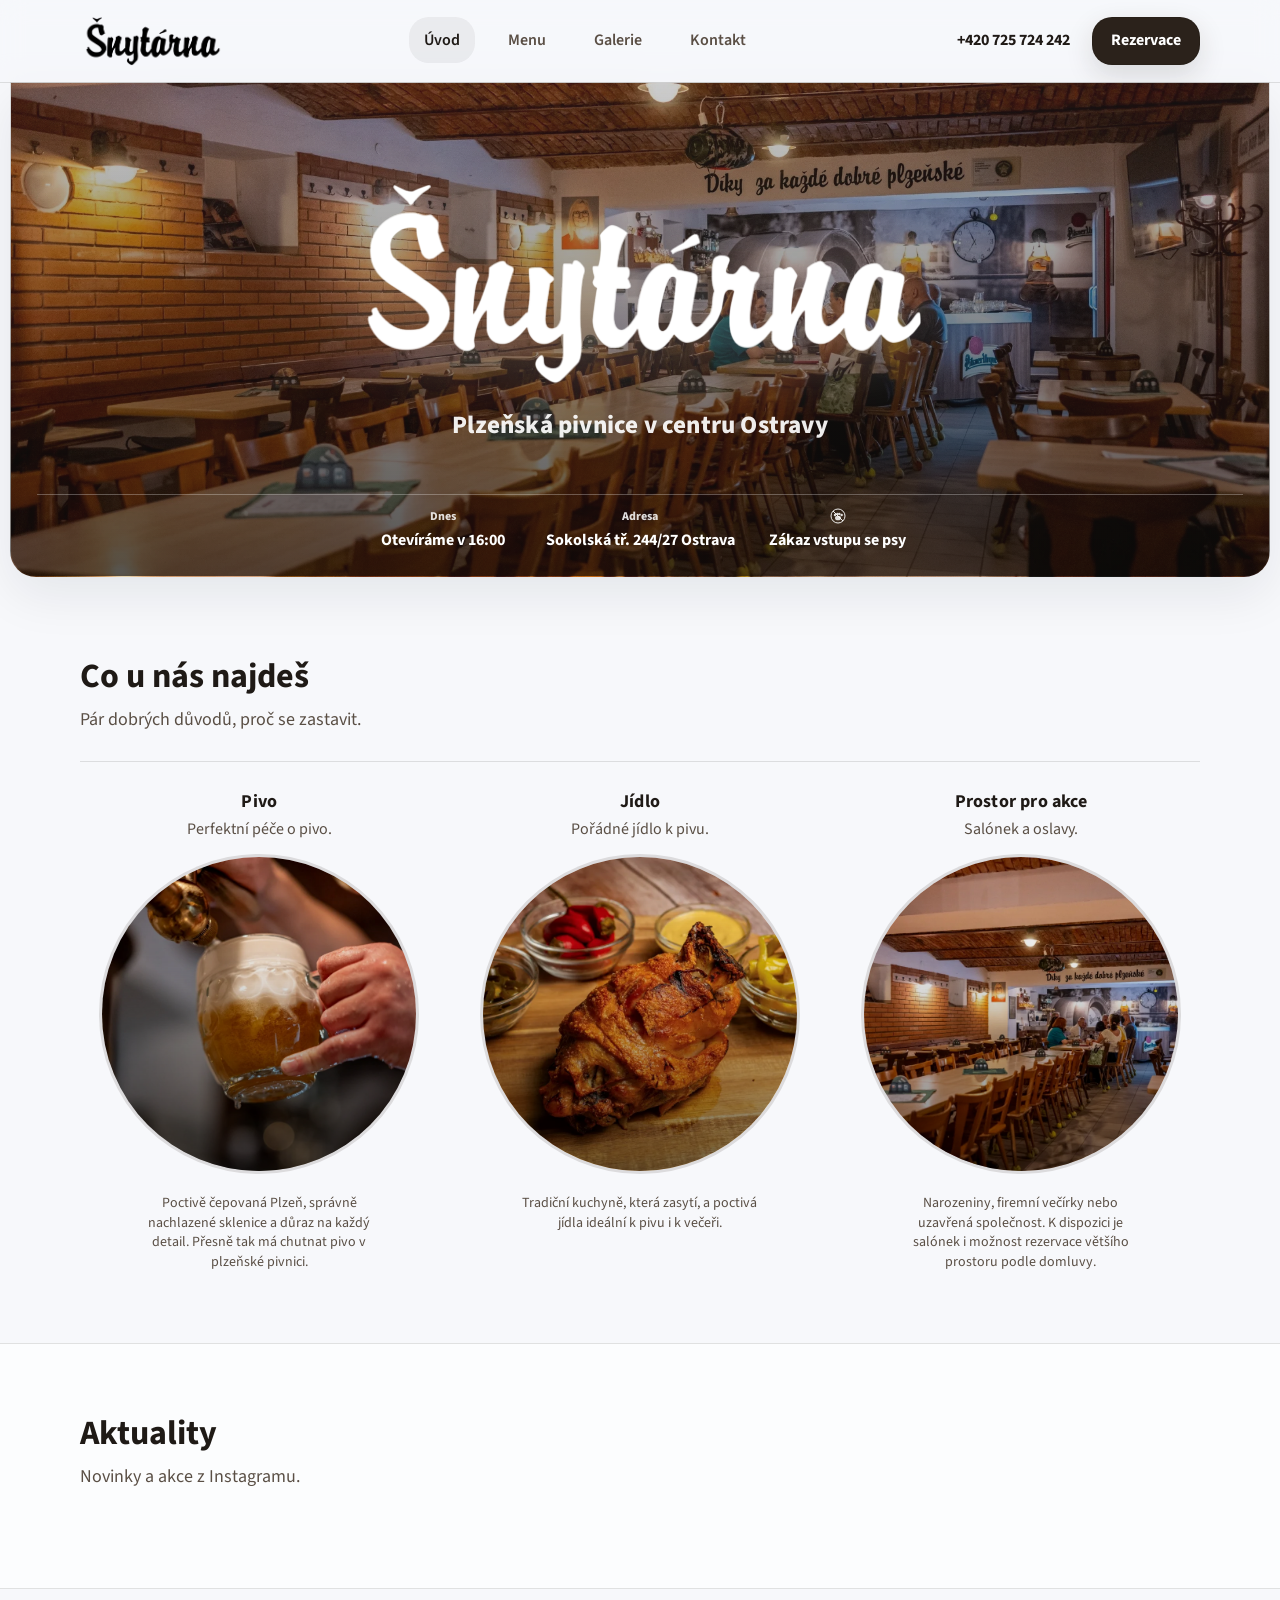
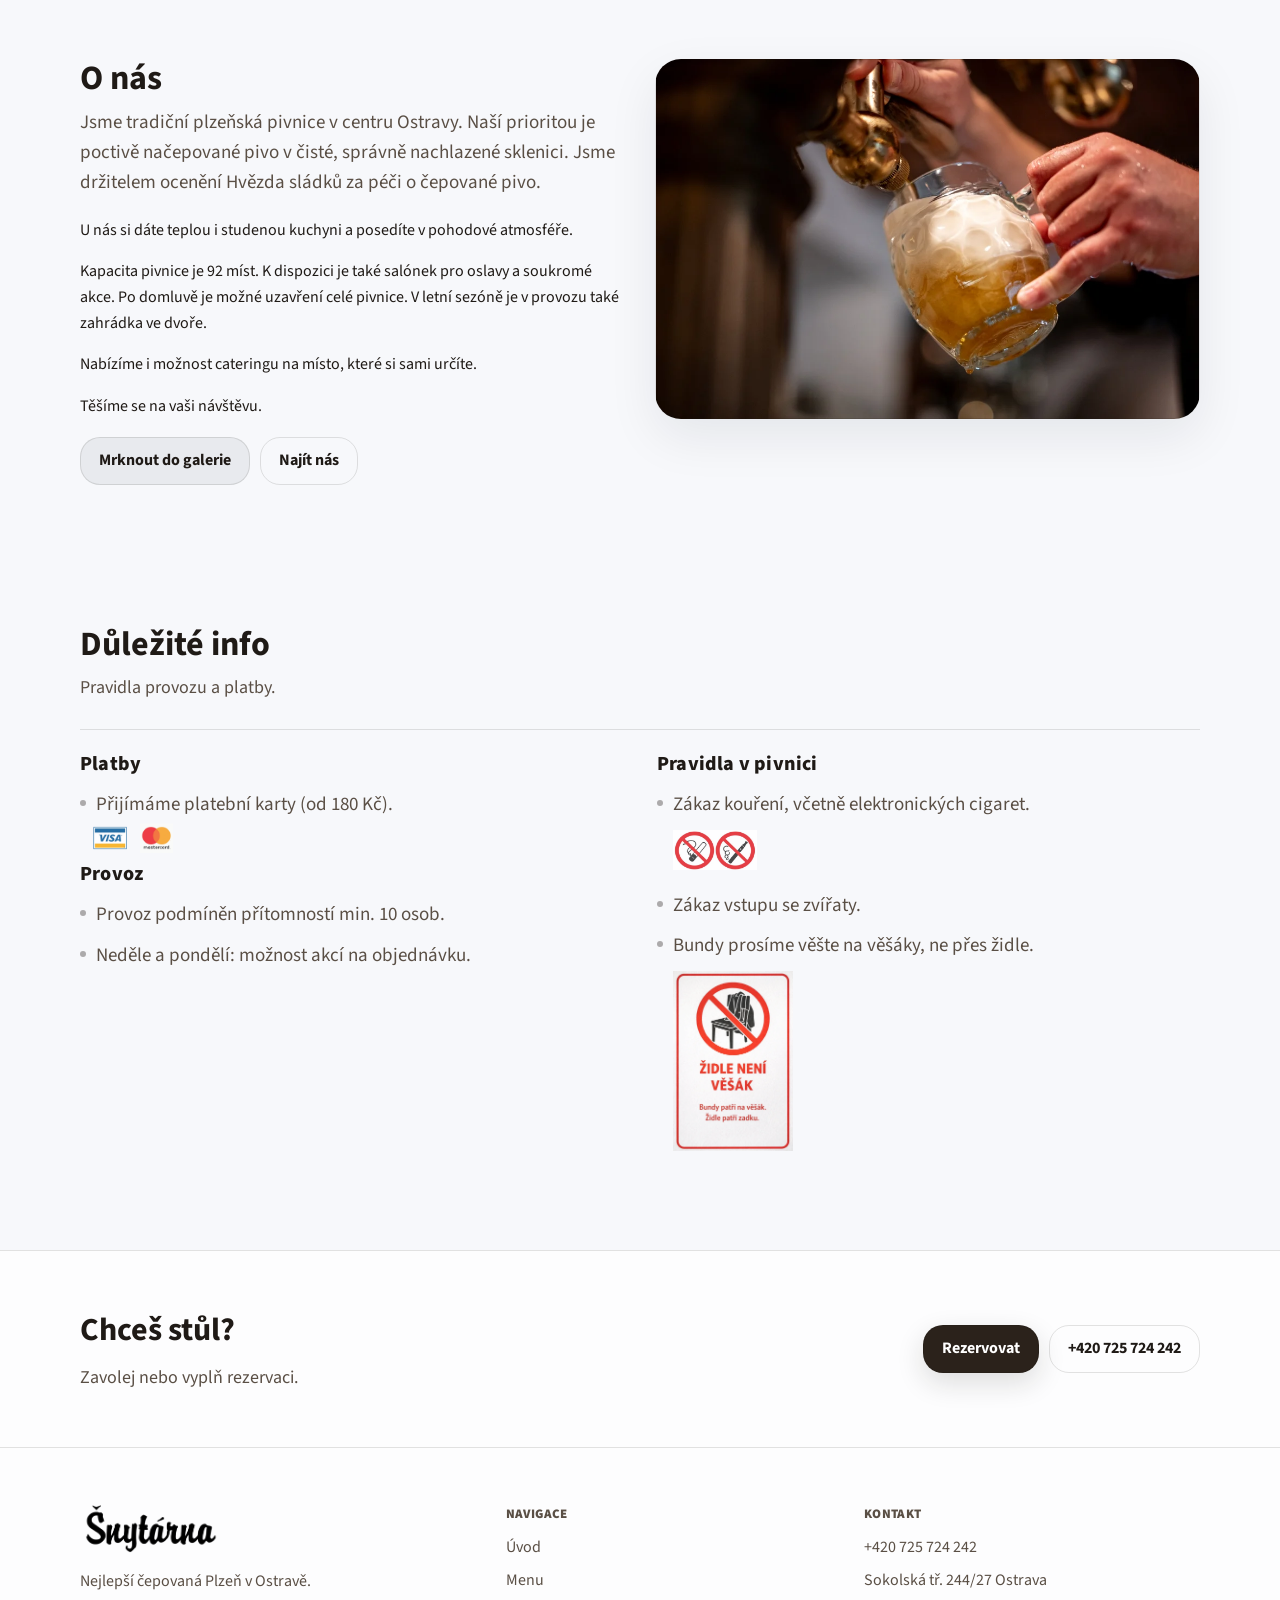
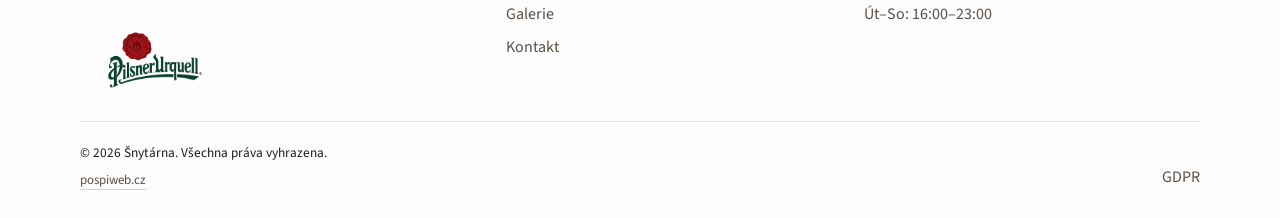
<file: index.html>
<!doctype html>
<html lang="cs">
  <head>
    <meta charset="utf-8" />
    <meta name="viewport" content="width=device-width, initial-scale=1" />

    <title>Šnytárna | Plzeňská pivnice v centru Ostravy</title>
    <meta
      name="description"
      content="Šnytárna – plzeňská pivnice v centru Ostravy. Poctivě načepovaná Plzeň, dobré jídlo, salónek a rezervace."
    />
    <meta name="author" content="Šnytárna" />
    <meta name="robots" content="index, follow" />
    <link rel="canonical" href="https://snytarna.cz/" />

    <meta property="og:type" content="website" />
    <meta property="og:locale" content="cs_CZ" />
    <meta
      property="og:title"
      content="Šnytárna | Plzeňská pivnice v centru Ostravy"
    />
    <meta
      property="og:description"
      content="Poctivě načepovaná Plzeň, dobré jídlo, salónek a rezervace. Najdeš nás v centru Ostravy."
    />
    <meta property="og:url" content="https://snytarna.cz/" />
    <meta property="og:site_name" content="Šnytárna" />
    <meta
      property="og:image"
      content="https://snytarna.cz/images/og-snytarna.jpg"
    />
    <meta property="og:image:width" content="1200" />
    <meta property="og:image:height" content="630" />
    <meta
      property="og:image:alt"
      content="Šnytárna – plzeňská pivnice v centru Ostravy"
    />

    <meta name="twitter:card" content="summary_large_image" />
    <meta
      name="twitter:title"
      content="Šnytárna | Plzeňská pivnice v centru Ostravy"
    />
    <meta
      name="twitter:description"
      content="Poctivě načepovaná Plzeň, dobré jídlo, salónek a rezervace v centru Ostravy."
    />
    <meta
      name="twitter:image"
      content="https://snytarna.cz/images/og-snytarna.jpg"
    />

    <script type="application/ld+json">
      {
        "@context": "https://schema.org",
        "@type": "Restaurant",
        "name": "Šnytárna",
        "url": "https://snytarna.cz/",
        "image": "https://snytarna.cz/images/og-snytarna.jpg",
        "description": "Plzeňská pivnice v centru Ostravy. Perfektní péče o pivo, poctivá česká kuchyně a možnost rezervace.",
        "servesCuisine": ["Česká kuchyně", "Pivnice"],
        "priceRange": "$$",
        "telephone": "+420725724242",
        "address": {
          "@type": "PostalAddress",
          "streetAddress": "Sokolská třída 244/27",
          "addressLocality": "Ostrava",
          "postalCode": "702 00",
          "addressCountry": "CZ"
        },
        "geo": {
          "@type": "GeoCoordinates",
          "latitude": 49.83904393397254,
          "longitude": 18.29249892379089
        },
        "openingHoursSpecification": [
          {
            "@type": "OpeningHoursSpecification",
            "dayOfWeek": [
              "Tuesday",
              "Wednesday",
              "Thursday",
              "Friday",
              "Saturday"
            ],
            "opens": "16:00",
            "closes": "23:00"
          }
        ],
        "acceptsReservations": true,
        "hasMenu": "https://snytarna.cz/menu.html",
        "sameAs": [
          "https://www.instagram.com/snytarna",
          "https://www.facebook.com/snytarna"
        ]
      }
    </script>

    <link rel="icon" type="image/x-icon" href="/favicon/favicon.ico" />
    <link
      rel="icon"
      type="image/png"
      sizes="16x16"
      href="/favicon/favicon-16x16.png"
    />
    <link
      rel="icon"
      type="image/png"
      sizes="32x32"
      href="/favicon/favicon-32x32.png"
    />
    <link
      rel="apple-touch-icon"
      sizes="180x180"
      href="/favicon/apple-touch-icon.png"
    />
    <link rel="manifest" href="/favicon/site.webmanifest" />

    <link
      rel="preload"
      as="image"
      href="/images/hero-768.webp"
      media="(max-width: 680px)"
      fetchpriority="high"
    />

    <link
      rel="preload"
      as="image"
      href="/images/hero-1920.webp"
      media="(min-width: 681px)"
      fetchpriority="high"
    />

    <link rel="stylesheet" href="/css/fonts.css" />
    <link rel="stylesheet" href="/css/icofont.min.css" />
    <link rel="stylesheet" href="styles.css" />
    <link rel="stylesheet" href="/css/responsive.css" />
    <script src="main.js" defer></script>
    <script src="js/opening-hours.js" defer></script>
  </head>

  <body>
    <a class="skip-link" href="#main">Přeskočit na obsah</a>

    <header class="site-header">
      <div class="container header-inner">
        <a class="brand" href="/" aria-label="Šnytárna - domů">
          <img
            src="images/snytarna-logo-nav.svg"
            alt="Šnytárna"
            loading="lazy"
            decoding="async"
          />
        </a>

        <nav class="nav" aria-label="Hlavní navigace">
          <button
            class="nav-toggle"
            type="button"
            aria-expanded="false"
            aria-controls="nav-menu"
            aria-label="Otevřít menu"
          >
            <span class="nav-toggle__bar" aria-hidden="true"></span>
            <span class="nav-toggle__bar" aria-hidden="true"></span>
            <span class="nav-toggle__bar" aria-hidden="true"></span>
          </button>

          <ul id="nav-menu" class="nav-list">
            <li>
              <a class="nav-link is-active" href="/" aria-current="page"
                >Úvod</a
              >
            </li>
            <li><a class="nav-link" href="/menu.html">Menu</a></li>
            <li><a class="nav-link" href="/galerie.html">Galerie</a></li>
            <li><a class="nav-link" href="/kontakt.html">Kontakt</a></li>
          </ul>
        </nav>
        <div class="nav-overlay" hidden></div>
        <div class="header-cta">
          <a
            class="cta-phone"
            href="tel:+420725724242"
            aria-label="Zavolat do Šnytárny"
          >
            +420 725 724 242
          </a>
          <a class="btn btn-primary" href="/kontakt.html"
            >Rezervace</a
          >
        </div>
      </div>
    </header>

    <main id="main" class="menu-main">
      <section class="hero">
        <div class="hero-inner">
          <div class="hero-media" role="img" aria-label="Interiér Šnytárny">
            <div class="hero-card hero-card--center">
              <img
                class="hero-logo"
                src="images/logo-snytarna.svg"
                alt="Šnytárna"
                loading="eager"
                decoding="async"
              />

              <h1 class="hero-kicker hero-kicker--center">
                Plzeňská pivnice v centru Ostravy
              </h1>

              <div class="hero-meta hero-meta--center">
                <div class="meta-item">
                  <span class="meta-label">Dnes</span>
                  <span class="meta-value" id="opening-status">—</span>
                </div>
                <div class="meta-item">
                  <span class="meta-label">Adresa</span>
                  <span class="meta-value">Sokolská tř. 244/27 Ostrava</span>
                </div>
                <div class="meta-item">
                  <svg class="no-pets-icon" xmlns="http://www.w3.org/2000/svg" viewBox="0 0 24 24" width="30" height="30" aria-hidden="true">
                    <ellipse cx="12" cy="15" rx="4.5" ry="3.5" fill="rgba(255,255,255,0.85)"/>
                    <circle cx="7.5" cy="10.5" r="1.8" fill="rgba(255,255,255,0.85)"/>
                    <circle cx="11" cy="9" r="1.8" fill="rgba(255,255,255,0.85)"/>
                    <circle cx="14" cy="9" r="1.8" fill="rgba(255,255,255,0.85)"/>
                    <circle cx="17.5" cy="10.5" r="1.8" fill="rgba(255,255,255,0.85)"/>
                    <circle cx="12" cy="12" r="10.5" stroke="rgba(255,255,255,0.9)" stroke-width="1.5" fill="none"/>
                    <line x1="4.5" y1="4.5" x2="19.5" y2="19.5" stroke="rgba(255,255,255,0.9)" stroke-width="1.5"/>
                  </svg>
                  <span class="meta-value">Zákaz vstupu se psy</span>
                </div>
              </div>
            </div>
          </div>
        </div>
      </section>

      <section class="section">
        <div class="container">
          <div class="section-head">
            <h2 class="section-title">Co u nás najdeš</h2>
            <p class="section-desc">Pár dobrých důvodů, proč se zastavit.</p>
          </div>

          <div class="grid-3">
            <article class="feature">
              <h3 class="feature-title">Pivo</h3>
              <p class="feature-text">Perfektní péče o pivo.</p>

              <div
                class="feature-media feature-media--beer"
                role="img"
                aria-label="Pivo v Šnytárně"
              ></div>
              <p class="feature-detail">
                Poctivě čepovaná Plzeň, správně nachlazené sklenice a důraz na
                každý detail. Přesně tak má chutnat pivo v plzeňské pivnici.
              </p>
            </article>

            <article class="feature">
              <h3 class="feature-title">Jídlo</h3>
              <p class="feature-text">Pořádné jídlo k pivu.</p>

              <div
                class="feature-media feature-media--food"
                role="img"
                aria-label="Jídlo v Šnytárně"
              ></div>
              <p class="feature-detail">
                Tradiční kuchyně, která zasytí, a poctivá jídla ideální k pivu i
                k večeři.
              </p>
            </article>

            <article class="feature">
              <h3 class="feature-title">Prostor pro akce</h3>
              <p class="feature-text">Salónek a oslavy.</p>

              <div
                class="feature-media feature-media--events"
                role="img"
                aria-label="Interiér Šnytárny pro akce"
              ></div>
              <p class="feature-detail">
                Narozeniny, firemní večírky nebo uzavřená společnost. K
                dispozici je salónek i možnost rezervace většího prostoru podle
                domluvy.
              </p>
            </article>
          </div>
        </div>
      </section>

      <section class="section section-muted">
        <div class="container">
          <div class="section-head ig">
            <h2 class="section-title ig">Aktuality</h2>
            <p class="section-desc ig">Novinky a akce z Instagramu.</p>
          </div>
          <div class="social-wrap">
            <script src="https://elfsightcdn.com/platform.js" async></script>
            <div
              class="elfsight-app-2fe8c3b5-cd7c-43c2-b160-4e1067cf73a7"
              data-elfsight-app-lazy
            ></div>
          </div>
        </div>
      </section>

      <section class="section">
        <div class="container split">
          <div>
            <h2 class="section-title">O nás</h2>
            <p class="lead">
              Jsme tradiční plzeňská pivnice v centru Ostravy. Naší prioritou je
              poctivě načepované pivo v čisté, správně nachlazené sklenici. Jsme
              držitelem ocenění Hvězda sládků za péči o čepované pivo.
            </p>
            <p>
              U nás si dáte teplou i studenou kuchyni a posedíte v pohodové
              atmosféře.
            </p>
            <p>
              Kapacita pivnice je 92 míst. K dispozici je také salónek pro
              oslavy a soukromé akce. Po domluvě je možné uzavření celé pivnice.
              V letní sezóně je v provozu také zahrádka ve dvoře.
            </p>
            <p>Nabízíme i možnost cateringu na místo, které si sami určíte.</p>
            <p>Těšíme se na vaši návštěvu.</p>

            <div class="inline-actions">
              <a class="btn btn-secondary" href="/galerie.html"
                >Mrknout do galerie</a
              >
              <a class="btn btn-ghost" href="/kontakt.html">Najít nás</a>
            </div>
          </div>

          <div
            class="media-box"
            role="img"
            aria-label="Fotka výčepu nebo interiéru"
          ></div>
        </div>
      </section>

      <section class="section rules">
        <div class="container">
          <div class="section-head">
            <h2 class="section-title">Důležité info</h2>
            <p class="section-desc">Pravidla provozu a platby.</p>
          </div>

          <div class="rules-grid">
            <div class="rules-col">
              <h3 class="rules-title">Platby</h3>
              <ul class="rules-list">
                <li>Přijímáme platební karty (od 180 Kč).</li>
              </ul>
              <div class="rules-logos" aria-label="Loga">
                <img
                  src="images/visa.webp"
                  alt="Visa"
                  loading="lazy"
                  decoding="async"
                />
                <img
                  src="images/mastercard.webp"
                  alt="Mastercard"
                  loading="lazy"
                  decoding="async"
                />
              </div>
              <h3 class="rules-title">Provoz</h3>
              <ul class="rules-list">
                <li>Provoz podmíněn přítomností min. 10 osob.</li>
                <li>Neděle a pondělí: možnost akcí na objednávku.</li>
              </ul>
            </div>

            <div class="rules-col">
              <h3 class="rules-title">Pravidla v pivnici</h3>
              <ul class="rules-list">
                <li>Zákaz kouření, včetně elektronických cigaret.</li>
                <li class="koureni">
                  <img
                    src="images/koureni.webp"
                    alt="Kouření zakázáno"
                    loading="lazy"
                    decoding="async"
                  />
                </li>
                <li>Zákaz vstupu se zvířaty.</li>
                <li>Bundy prosíme věšte na věšáky, ne přes židle.</li>
                <li class="zidle">
                  <img
                    src="images/zidlevesak.webp"
                    alt="Zákaz věšení bund na židle"
                    class="zidle"
                    loading="lazy"
                    decoding="async"
                  />
                </li>
              </ul>
            </div>
          </div>
        </div>
      </section>

      <section class="cta-strip">
        <div class="container cta-inner">
          <div>
            <h2 class="cta-title">Chceš stůl?</h2>
            <p class="cta-text">Zavolej nebo vyplň rezervaci.</p>
          </div>
          <div class="cta-actions">
            <a class="btn btn-primary" href="/kontakt.html"
              >Rezervovat</a
            >
            <a class="btn btn-ghost" href="tel:+420725724242"
              >+420 725 724 242</a
            >
          </div>
        </div>
      </section>
    </main>

    <footer class="site-footer">
      <div class="container footer-grid">
        <div>
          <img
            src="images/snytarna-logo-nav.svg"
            alt="Šnytárna logo"
            class="footer-logo"
            loading="lazy"
            decoding="async"
          />
          <p class="footer-text">Nejlepší čepovaná Plzeň v Ostravě.</p>
          <img
            src="images/pilsner.webp"
            alt="Pilsner Urquell"
            class="footer-pilsner"
            loading="lazy"
            decoding="async"
          />
        </div>

        <div>
          <h3 class="footer-title">Navigace</h3>
          <ul class="footer-links">
            <li><a href="/">Úvod</a></li>
            <li><a href="/menu.html">Menu</a></li>
            <li><a href="/galerie.html">Galerie</a></li>
            <li><a href="/kontakt.html">Kontakt</a></li>
          </ul>
        </div>

        <div>
          <h3 class="footer-title">Kontakt</h3>
          <ul class="footer-links">
            <li><a href="tel:+420725724242">+420 725 724 242</a></li>
            <li>Sokolská tř. 244/27 Ostrava</li>
            <li>Út–So: 16:00–23:00</li>
          </ul>
        </div>
      </div>

      <div class="container footer-bottom">
        <div class="footer-bottom-left">
          <small
            >© <span id="year"></span> Šnytárna. Všechna práva vyhrazena.</small
          >
          <small class="footer-credit">
            <a
              class="pospi-link"
              href="https://pospiweb.cz"
              target="_blank"
              rel="noopener noreferrer"
            >
              pospiweb.cz
            </a>
          </small>
        </div>
        <div class="footer-legal">
          <a href="/gdpr.html">GDPR</a>
        </div>
      </div>
    </footer>
  </body>
</html>
</file>
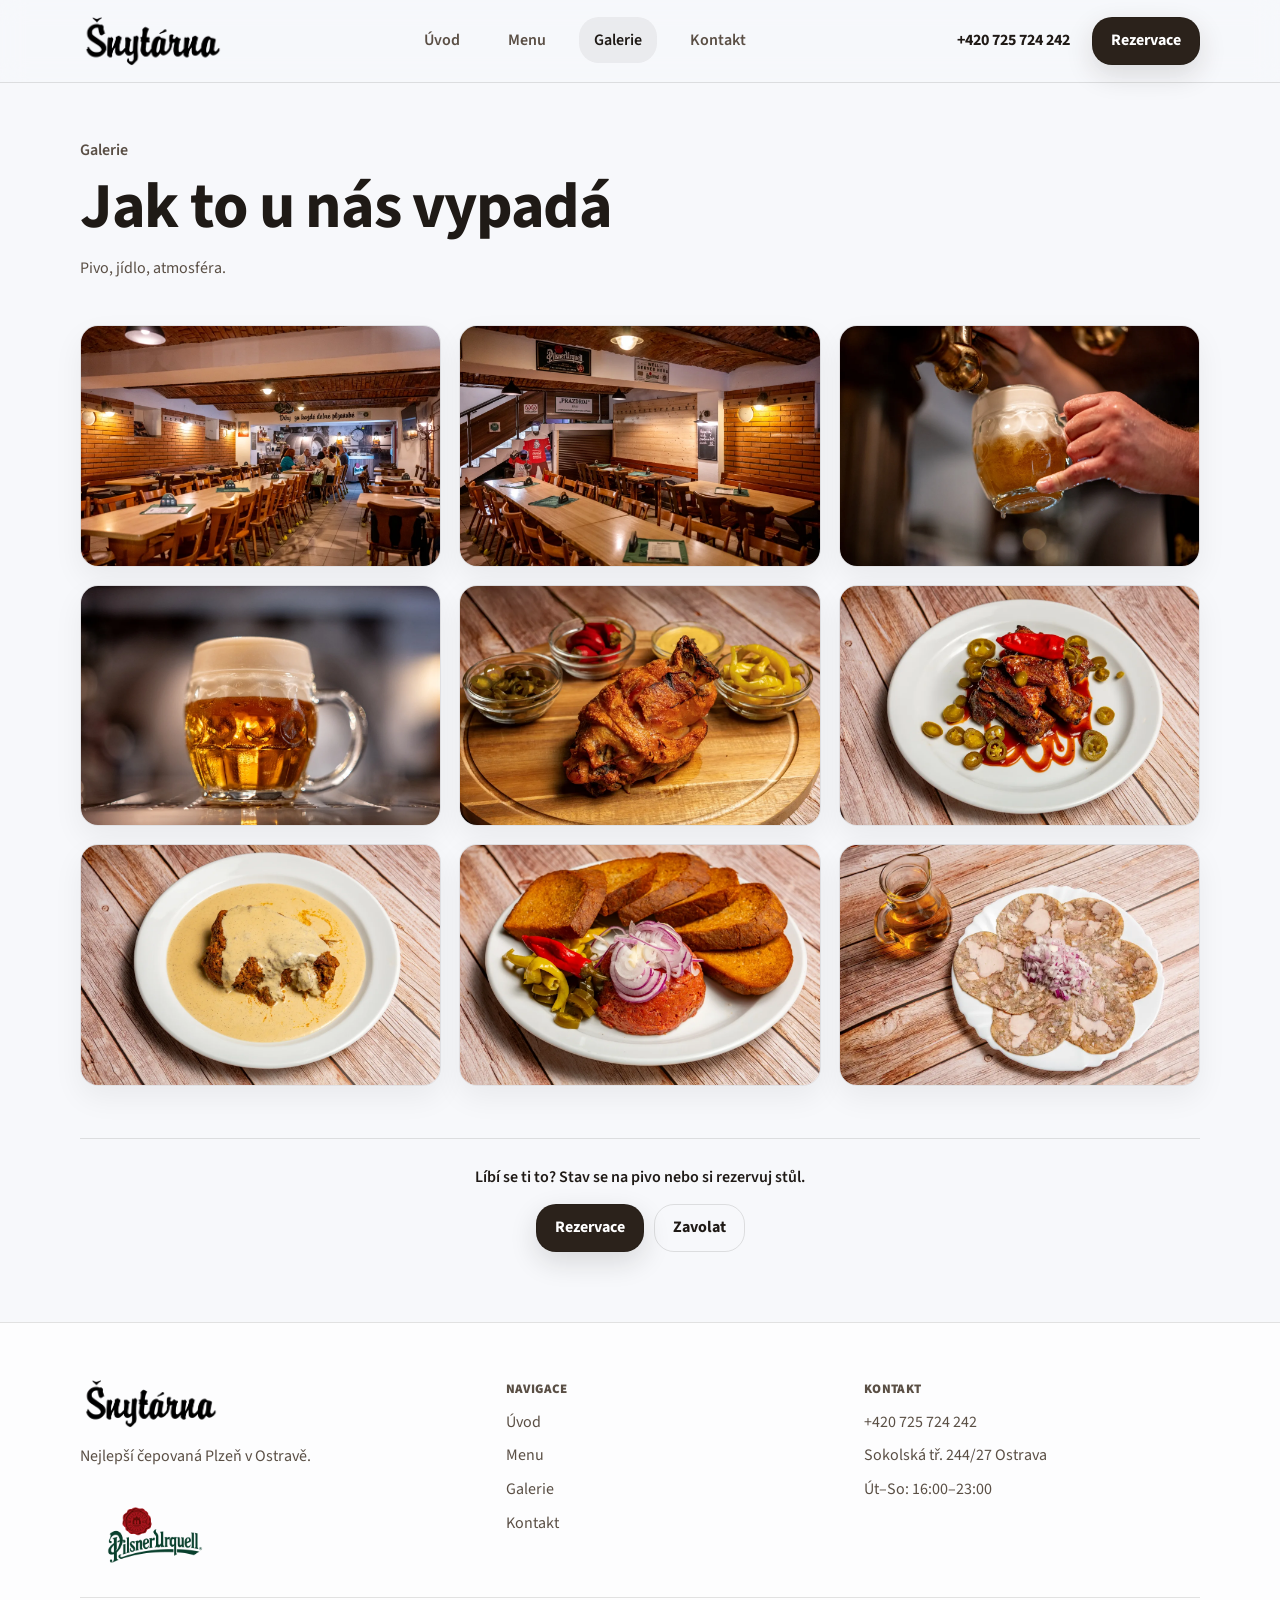
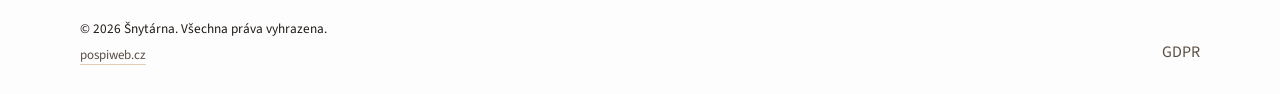
<file: galerie.html>
<!doctype html>
<html lang="cs">
  <head>
    <meta charset="utf-8" />
    <meta name="viewport" content="width=device-width, initial-scale=1" />

    <title>Galerie | Šnytárna – interiér, jídlo a atmosféra</title>
    <meta
      name="description"
      content="Galerie Šnytárny v centru Ostravy. Fotky interiéru, jídla a atmosféry plzeňské pivnice."
    />
    <meta name="author" content="Šnytárna" />
    <meta name="robots" content="index, follow" />
    <link rel="canonical" href="https://snytarna.cz/galerie" />

    <meta property="og:type" content="website" />
    <meta property="og:locale" content="cs_CZ" />
    <meta property="og:title" content="Galerie | Šnytárna" />
    <meta
      property="og:description"
      content="Mrkni na fotky interiéru, jídla a atmosféry pivnice Šnytárna v centru Ostravy."
    />
    <meta property="og:url" content="https://snytarna.cz/galerie.html" />
    <meta property="og:site_name" content="Šnytárna" />
    <meta
      property="og:image"
      content="https://snytarna.cz/images/og-snytarna.jpg"
    />
    <meta property="og:image:width" content="1200" />
    <meta property="og:image:height" content="630" />
    <meta property="og:image:alt" content="Šnytárna – galerie" />

    <meta name="twitter:card" content="summary_large_image" />
    <meta name="twitter:title" content="Galerie | Šnytárna" />
    <meta
      name="twitter:description"
      content="Fotky interiéru, jídla a atmosféry pivnice Šnytárna v centru Ostravy."
    />
    <meta
      name="twitter:image"
      content="https://snytarna.cz/images/og-snytarna.jpg"
    />

    <link rel="icon" type="image/x-icon" href="/favicon/favicon.ico" />
    <link
      rel="icon"
      type="image/png"
      sizes="16x16"
      href="/favicon/favicon-16x16.png"
    />
    <link
      rel="icon"
      type="image/png"
      sizes="32x32"
      href="/favicon/favicon-32x32.png"
    />
    <link
      rel="apple-touch-icon"
      sizes="180x180"
      href="/favicon/apple-touch-icon.png"
    />
    <link rel="manifest" href="/favicon/site.webmanifest" />

    <link rel="stylesheet" href="/css/fonts.css" />
    <link rel="stylesheet" href="/css/icofont.min.css" />
    <link rel="stylesheet" href="styles.css" />
    <link rel="stylesheet" href="/css/responsive.css" />
    <script src="main.js" defer></script>
  </head>

  <body>
    <a class="skip-link" href="#main">Přeskočit na obsah</a>
    <header class="site-header">
      <div class="container header-inner">
        <a class="brand" href="/" aria-label="Šnytárna - domů">
          <img
            src="images/snytarna-logo-nav.svg"
            alt="Šnytárna"
            loading="lazy"
            decoding="async"
          />
        </a>

        <nav class="nav" aria-label="Hlavní navigace">
          <button
            class="nav-toggle"
            type="button"
            aria-expanded="false"
            aria-controls="nav-menu"
            aria-label="Otevřít menu"
          >
            <span class="nav-toggle__bar" aria-hidden="true"></span>
            <span class="nav-toggle__bar" aria-hidden="true"></span>
            <span class="nav-toggle__bar" aria-hidden="true"></span>
          </button>

          <ul id="nav-menu" class="nav-list">
            <li><a class="nav-link" href="/">Úvod</a></li>
            <li><a class="nav-link" href="/menu.html">Menu</a></li>
            <li>
              <a
                class="nav-link is-active"
                href="/galerie.html"
                aria-current="page"
                >Galerie</a
              >
            </li>
            <li><a class="nav-link" href="/kontakt.html">Kontakt</a></li>
          </ul>
        </nav>

        <div class="nav-overlay" hidden></div>

        <div class="header-cta">
          <a
            class="cta-phone"
            href="tel:+420725724242"
            aria-label="Zavolat do Šnytárny"
            >+420 725 724 242</a
          >
          <a class="btn btn-primary" href="/kontakt.html"
            >Rezervace</a
          >
        </div>
      </div>
    </header>

    <main id="main">
      <section class="gallery-hero">
        <div class="container">
          <p class="gallery-kicker">Galerie</p>
          <h1 class="gallery-title">Jak to u nás vypadá</h1>
          <p class="gallery-lead">Pivo, jídlo, atmosféra.</p>
        </div>
      </section>

      <section class="gallery-section">
        <div class="container">
          <div class="gallery-masonry" id="gallery">
            <button
              class="g-item"
              type="button"
              data-full="images/interier-nahled.webp"
              aria-label="Otevřít fotku 1"
            >
              <img
                src="images/interier-nahled.webp"
                alt="Šnytárna – interiér 1"
                loading="lazy"
                decoding="async"
              />
            </button>

            <button
              class="g-item"
              type="button"
              data-full="images/pivo-nahled.webp"
              aria-label="Otevřít fotku 2"
            >
              <img
                src="images/pivo-nahled.webp"
                alt="Šnytárna – pivo 1"
                loading="lazy"
                decoding="async"
              />
            </button>

            <button
              class="g-item"
              type="button"
              data-full="images/krkovice-nahled.webp"
              aria-label="Otevřít fotku 3"
            >
              <img
                src="images/krkovice-nahled.webp"
                alt="Šnytárna – krkovice"
                loading="lazy"
                decoding="async"
              /></button
            ><button
              class="g-item"
              type="button"
              data-full="images/zadni-nahled.webp"
              aria-label="Otevřít fotku 4"
            >
              <img
                src="images/zadni-nahled.webp"
                alt="Šnytárna – interiér 2"
                loading="lazy"
                decoding="async"
              />
            </button>
            <button
              class="g-item"
              type="button"
              data-full="images/koleno-nahled.webp"
              aria-label="Otevřít fotku 5"
            >
              <img
                src="images/koleno-nahled.webp"
                alt="Šnytárna – koleno"
                loading="lazy"
                decoding="async"
              />
            </button>

            <button
              class="g-item"
              type="button"
              data-full="images/tatarak-nahled.webp"
              aria-label="Otevřít fotku 6"
            >
              <img
                src="images/tatarak-nahled.webp"
                alt="Šnytárna – tatarák"
                loading="lazy"
                decoding="async"
              />
            </button>

            <button
              class="g-item"
              type="button"
              data-full="images/pece-nahled.webp"
              aria-label="Otevřít fotku 7"
            >
              <img
                src="images/pece-nahled.webp"
                alt="Šnytárna – čepování piva"
                loading="lazy"
                decoding="async"
              />
            </button>

            <button
              class="g-item"
              type="button"
              data-full="images/zebra-nahled.webp"
              aria-label="Otevřít fotku 8"
            >
              <img
                src="images/zebra-nahled.webp"
                alt="Šnytárna – žebra"
                loading="lazy"
                decoding="async"
              />
            </button>

            <button
              class="g-item"
              type="button"
              data-full="images/tlacenka-nahled.webp"
              aria-label="Otevřít fotku 9"
            >
              <img
                src="images/tlacenka-nahled.webp"
                alt="Šnytárna – tlačenka"
                loading="lazy"
                decoding="async"
              />
            </button>
          </div>

          <div class="gallery-cta">
            <p class="gallery-cta-text">
              Líbí se ti to? Stav se na pivo nebo si rezervuj stůl.
            </p>
            <div class="gallery-cta-actions">
              <a class="btn btn-primary" href="/kontakt.html"
                >Rezervace</a
              >
              <a class="btn btn-ghost" href="tel:+420725724242">Zavolat</a>
            </div>
          </div>
        </div>
      </section>

      <div class="lightbox" id="lightbox" aria-hidden="true">
        <button class="lb-close" type="button" aria-label="Zavřít">×</button>
        <button class="lb-prev" type="button" aria-label="Předchozí">‹</button>
        <button class="lb-next" type="button" aria-label="Další">›</button>

        <img class="lb-img" alt="" />
      </div>
    </main>

    <footer class="site-footer">
  <div class="container footer-grid">
    <div>
      <img
        src="images/snytarna-logo-nav.svg"
        alt="Šnytárna logo"
        class="footer-logo"
        loading="lazy"
        decoding="async"
      />
      <p class="footer-text">Nejlepší čepovaná Plzeň v Ostravě.</p>
      <img
        src="images/pilsner.webp"
        alt="Pilsner Urquell"
        class="footer-pilsner"
        loading="lazy"
        decoding="async"
      />
    </div>

    <div>
      <h3 class="footer-title">Navigace</h3>
      <ul class="footer-links">
        <li><a href="/">Úvod</a></li>
        <li><a href="/menu.html">Menu</a></li>
        <li><a href="/galerie.html">Galerie</a></li>
        <li><a href="/kontakt.html">Kontakt</a></li>
      </ul>
    </div>

    <div>
      <h3 class="footer-title">Kontakt</h3>
      <ul class="footer-links">
        <li><a href="tel:+420725724242">+420 725 724 242</a></li>
        <li>Sokolská tř. 244/27 Ostrava</li>
        <li>Út–So: 16:00–23:00</li>
      </ul>
    </div>
  </div>

  <div class="container footer-bottom">
    <div class="footer-bottom-left">
      <small>© <span id="year"></span> Šnytárna. Všechna práva vyhrazena.</small>
      <small class="footer-credit">
        <a class="pospi-link" href="https://pospiweb.cz" target="_blank" rel="noopener noreferrer">
          pospiweb.cz
        </a>
      </small>
    </div>
    <div class="footer-legal">
      <a href="/gdpr.html">GDPR</a>
    </div>
  </div>
</footer>


  </body>
</html>
</file>
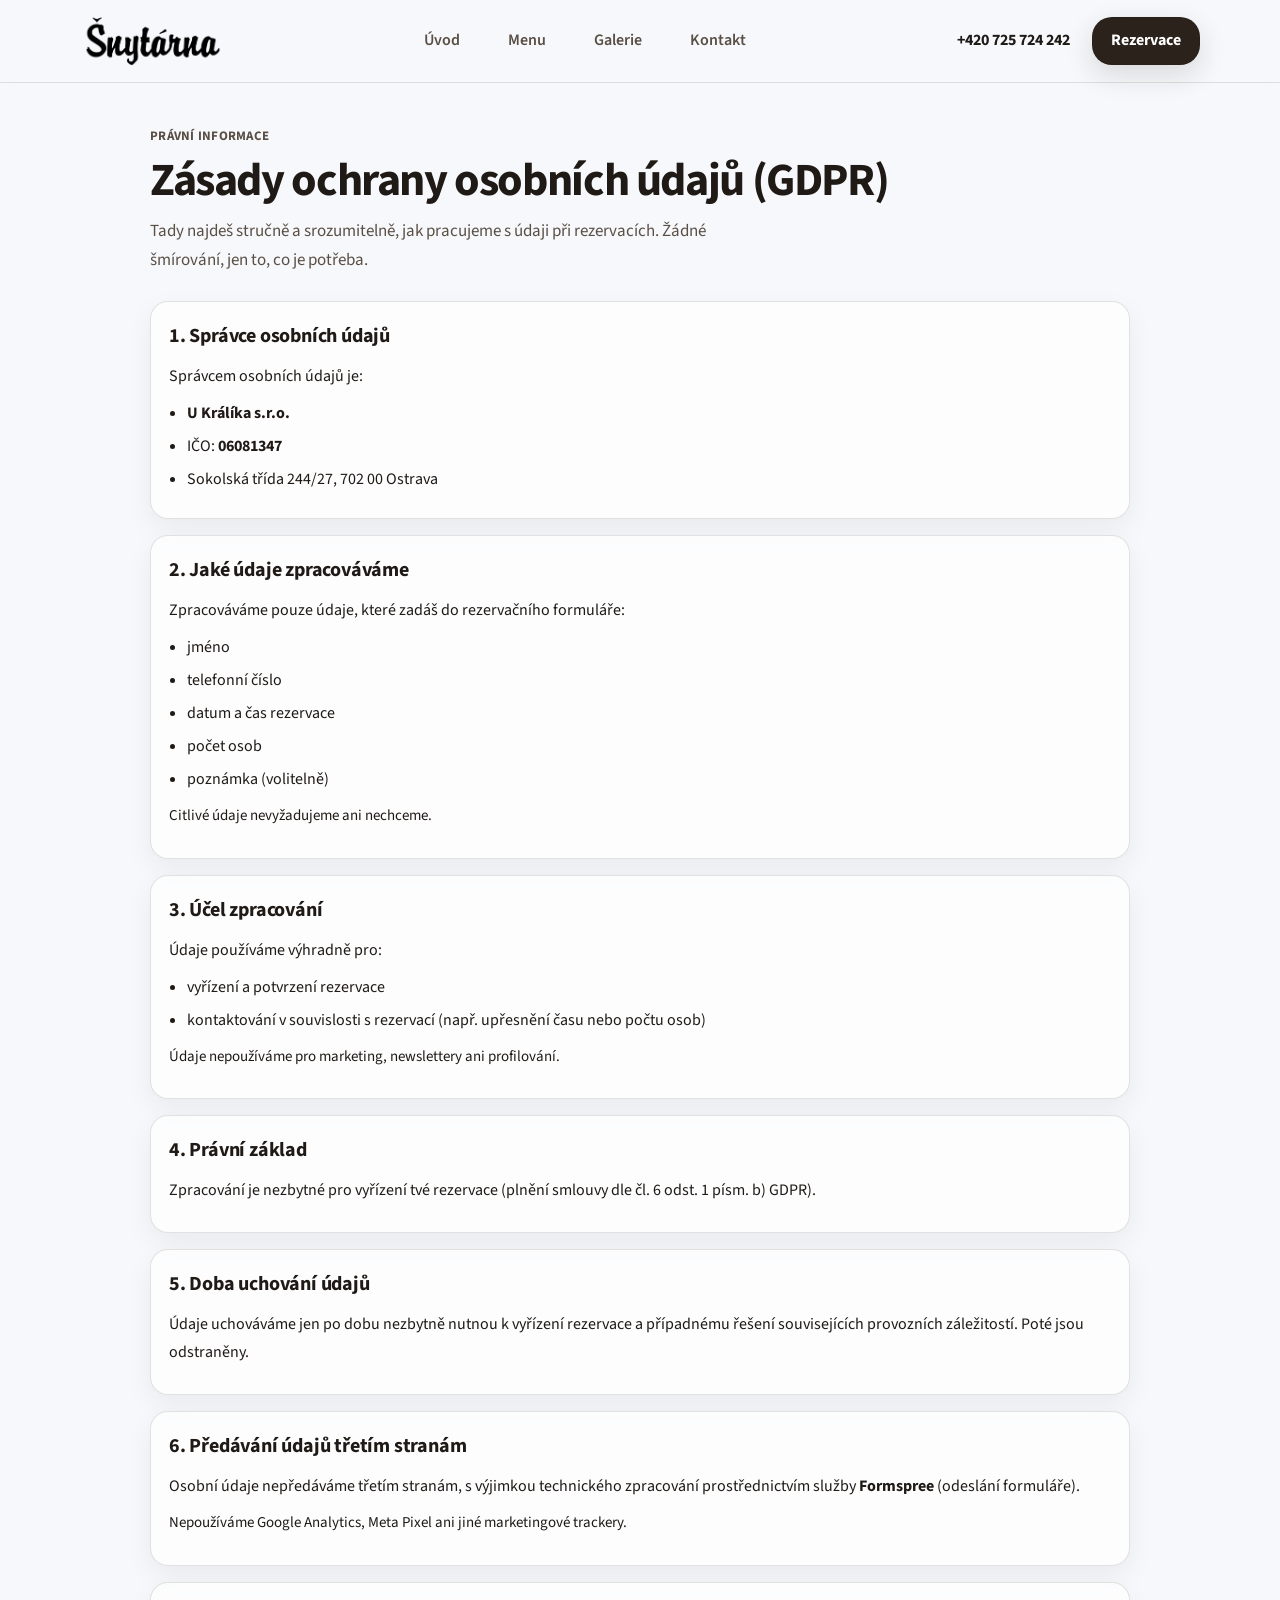
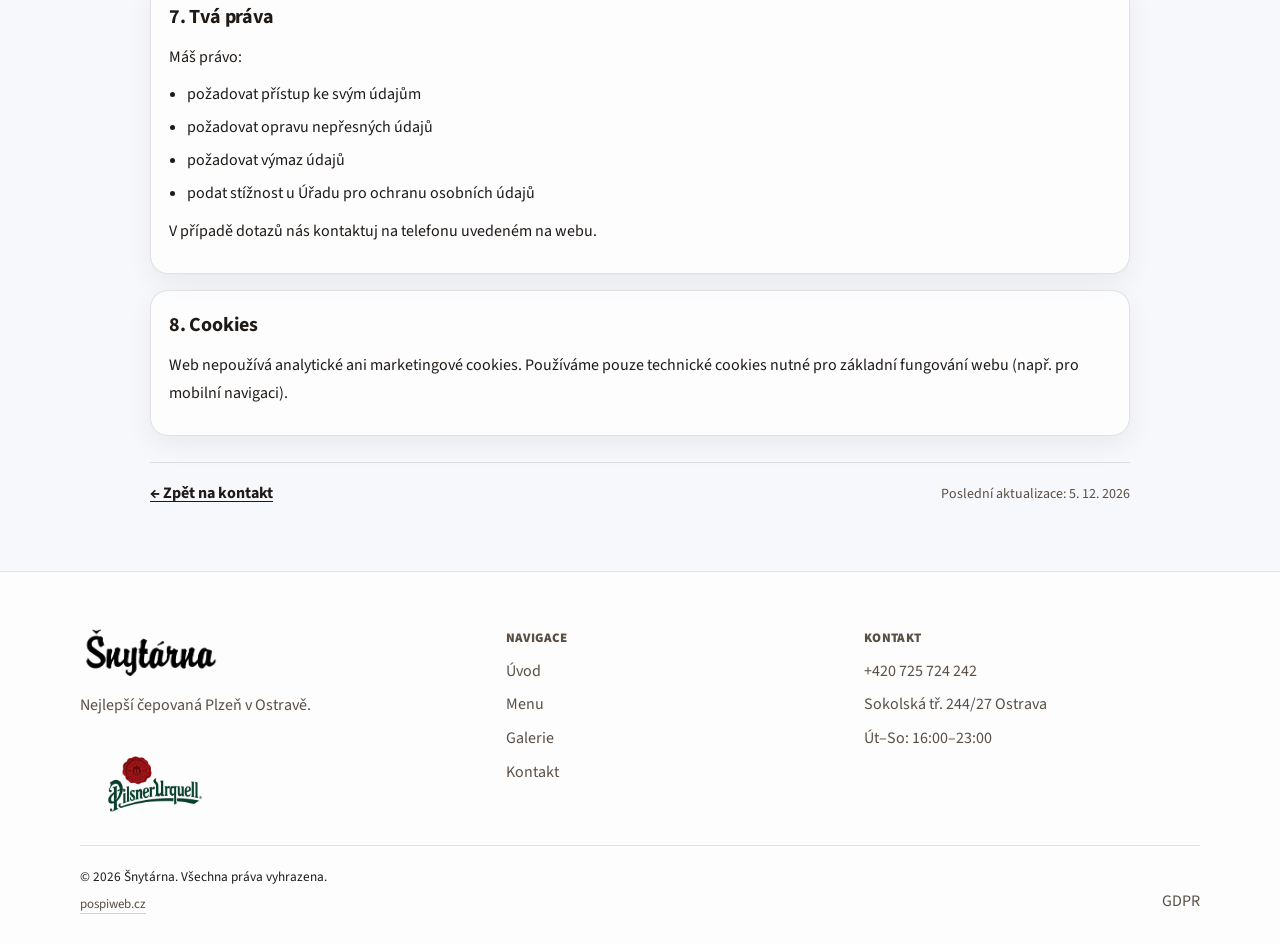
<file: gdpr.html>
<!DOCTYPE html>
<html lang="cs">
  <head>
    <meta charset="utf-8" />
    <meta name="viewport" content="width=device-width, initial-scale=1" />

    <title>GDPR | Šnytárna</title>
    <meta
      name="description"
      content="Zásady ochrany osobních údajů (GDPR) pro rezervace v plzeňské pivnici Šnytárna v Ostravě."
    />
    <meta name="robots" content="index, follow" />
    <link rel="canonical" href="https://snytarna.cz/gdpr" />
    <link rel="icon" type="image/x-icon" href="/favicon/favicon.ico" />
    <link rel="icon" type="image/png" sizes="16x16" href="/favicon/favicon-16x16.png" />
    <link rel="icon" type="image/png" sizes="32x32" href="/favicon/favicon-32x32.png" />
    <link rel="apple-touch-icon" sizes="180x180" href="/favicon/apple-touch-icon.png" />
    <link rel="manifest" href="/favicon/site.webmanifest" />

    <link rel="stylesheet" href="/css/fonts.css" />
    <link rel="stylesheet" href="/styles.css" />
    <link rel="stylesheet" href="/css/responsive.css" />

    <script src="main.js" defer></script>
  </head>

  <body>
     <header class="site-header">
      <div class="container header-inner">
        <a class="brand" href="/" aria-label="Šnytárna - domů">
          <img
            src="images/snytarna-logo-nav.svg"
            alt="Šnytárna"
            loading="lazy"
            decoding="async"
          />
        </a>

        <nav class="nav" aria-label="Hlavní navigace">
          <button
            class="nav-toggle"
            type="button"
            aria-expanded="false"
            aria-controls="nav-menu"
            aria-label="Otevřít menu"
          >
            <span class="nav-toggle__bar" aria-hidden="true"></span>
            <span class="nav-toggle__bar" aria-hidden="true"></span>
            <span class="nav-toggle__bar" aria-hidden="true"></span>
          </button>

          <ul id="nav-menu" class="nav-list">
            <li>
              <a class="nav-link" href="/"
                >Úvod</a
              >
            </li>
            <li><a class="nav-link" href="/menu.html">Menu</a></li>
            <li><a class="nav-link" href="/galerie.html">Galerie</a></li>
            <li><a class="nav-link" href="/kontakt.html">Kontakt</a></li>
          </ul>
        </nav>
        <div class="nav-overlay" hidden></div>
        <div class="header-cta">
          <a
            class="cta-phone"
            href="tel:+420725724242"
            aria-label="Zavolat do Šnytárny"
          >
            +420 725 724 242
          </a>
          <a class="btn btn-primary" href="/kontakt.html"
            >Rezervace</a
          >
        </div>
      </div>
    </header>

    <main class="legal">
      <div class="container legal-container">
        <header class="legal-head">
          <p class="legal-kicker">Právní informace</p>
          <h1 class="legal-title">Zásady ochrany osobních údajů (GDPR)</h1>
          <p class="legal-lead">
            Tady najdeš stručně a srozumitelně, jak pracujeme s údaji při rezervacích. Žádné šmírování,
            jen to, co je potřeba.
          </p>
        </header>

        <div class="legal-card">
          <h2>1. Správce osobních údajů</h2>
          <p>
            Správcem osobních údajů je:
          </p>
          <ul class="legal-list">
            <li><strong>U Králíka s.r.o.</strong></li>
            <li>IČO: <strong>06081347</strong></li>
            <li>Sokolská třída 244/27, 702 00 Ostrava</li>
          </ul>
        </div>

        <div class="legal-card">
          <h2>2. Jaké údaje zpracováváme</h2>
          <p>
            Zpracováváme pouze údaje, které zadáš do rezervačního formuláře:
          </p>
          <ul class="legal-list">
            <li>jméno</li>
            <li>telefonní číslo</li>
            <li>datum a čas rezervace</li>
            <li>počet osob</li>
            <li>poznámka (volitelně)</li>
          </ul>
          <p class="legal-note">
            Citlivé údaje nevyžadujeme ani nechceme.
          </p>
        </div>

        <div class="legal-card">
          <h2>3. Účel zpracování</h2>
          <p>
            Údaje používáme výhradně pro:
          </p>
          <ul class="legal-list">
            <li>vyřízení a potvrzení rezervace</li>
            <li>kontaktování v souvislosti s rezervací (např. upřesnění času nebo počtu osob)</li>
          </ul>
          <p class="legal-note">
            Údaje nepoužíváme pro marketing, newslettery ani profilování.
          </p>
        </div>

        <div class="legal-card">
          <h2>4. Právní základ</h2>
          <p>
            Zpracování je nezbytné pro vyřízení tvé rezervace (plnění smlouvy dle čl. 6 odst. 1 písm. b) GDPR).
          </p>
        </div>

        <div class="legal-card">
          <h2>5. Doba uchování údajů</h2>
          <p>
            Údaje uchováváme jen po dobu nezbytně nutnou k vyřízení rezervace a případnému řešení souvisejících
            provozních záležitostí. Poté jsou odstraněny.
          </p>
        </div>

        <div class="legal-card">
          <h2>6. Předávání údajů třetím stranám</h2>
          <p>
            Osobní údaje nepředáváme třetím stranám, s výjimkou technického zpracování prostřednictvím služby
            <strong>Formspree</strong> (odeslání formuláře).
          </p>
          <p class="legal-note">
            Nepoužíváme Google Analytics, Meta Pixel ani jiné marketingové trackery.
          </p>
        </div>

        <div class="legal-card">
          <h2>7. Tvá práva</h2>
          <p>
            Máš právo:
          </p>
          <ul class="legal-list">
            <li>požadovat přístup ke svým údajům</li>
            <li>požadovat opravu nepřesných údajů</li>
            <li>požadovat výmaz údajů</li>
            <li>podat stížnost u Úřadu pro ochranu osobních údajů</li>
          </ul>
          <p>
            V případě dotazů nás kontaktuj na telefonu uvedeném na webu.
          </p>
        </div>

        <div class="legal-card">
          <h2>8. Cookies</h2>
          <p>
            Web nepoužívá analytické ani marketingové cookies. Používáme pouze technické cookies nutné pro
            základní fungování webu (např. pro mobilní navigaci).
          </p>
        </div>

        <footer class="legal-foot">
          <a class="legal-back" href="/kontakt.html">← Zpět na kontakt</a>
          <p class="legal-updated">Poslední aktualizace: <span id="gdpr-date"></span></p>
        </footer>
      </div>
    </main>

    <footer class="site-footer">
  <div class="container footer-grid">
    <div>
      <img
        src="images/snytarna-logo-nav.svg"
        alt="Šnytárna logo"
        class="footer-logo"
        loading="lazy"
        decoding="async"
      />
      <p class="footer-text">Nejlepší čepovaná Plzeň v Ostravě.</p>
      <img
        src="images/pilsner.webp"
        alt="Pilsner Urquell"
        class="footer-pilsner"
        loading="lazy"
        decoding="async"
      />
    </div>

    <div>
      <h3 class="footer-title">Navigace</h3>
      <ul class="footer-links">
        <li><a href="/">Úvod</a></li>
        <li><a href="/menu.html">Menu</a></li>
        <li><a href="/galerie.html">Galerie</a></li>
        <li><a href="/kontakt.html">Kontakt</a></li>
      </ul>
    </div>

    <div>
      <h3 class="footer-title">Kontakt</h3>
      <ul class="footer-links">
        <li><a href="tel:+420725724242">+420 725 724 242</a></li>
        <li>Sokolská tř. 244/27 Ostrava</li>
        <li>Út–So: 16:00–23:00</li>
      </ul>
    </div>
  </div>

  <div class="container footer-bottom">
    <div class="footer-bottom-left">
      <small>© <span id="year"></span> Šnytárna. Všechna práva vyhrazena.</small>
      <small class="footer-credit">
        <a class="pospi-link" href="https://pospiweb.cz" target="_blank" rel="noopener noreferrer">
          pospiweb.cz
        </a>
      </small>
    </div>
    <div class="footer-legal">
      <a href="/gdpr.html">GDPR</a>
    </div>
  </div>
</footer>



    <script>
      // jen kosmetika pro datum aktualizace (klidně smaž)
      const gdprDate = document.querySelector("#gdpr-date");
      if (gdprDate) {
        const d = new Date();
        gdprDate.textContent = d.toLocaleDateString("cs-CZ");
      }
    </script>
  </body>
</html>
</file>
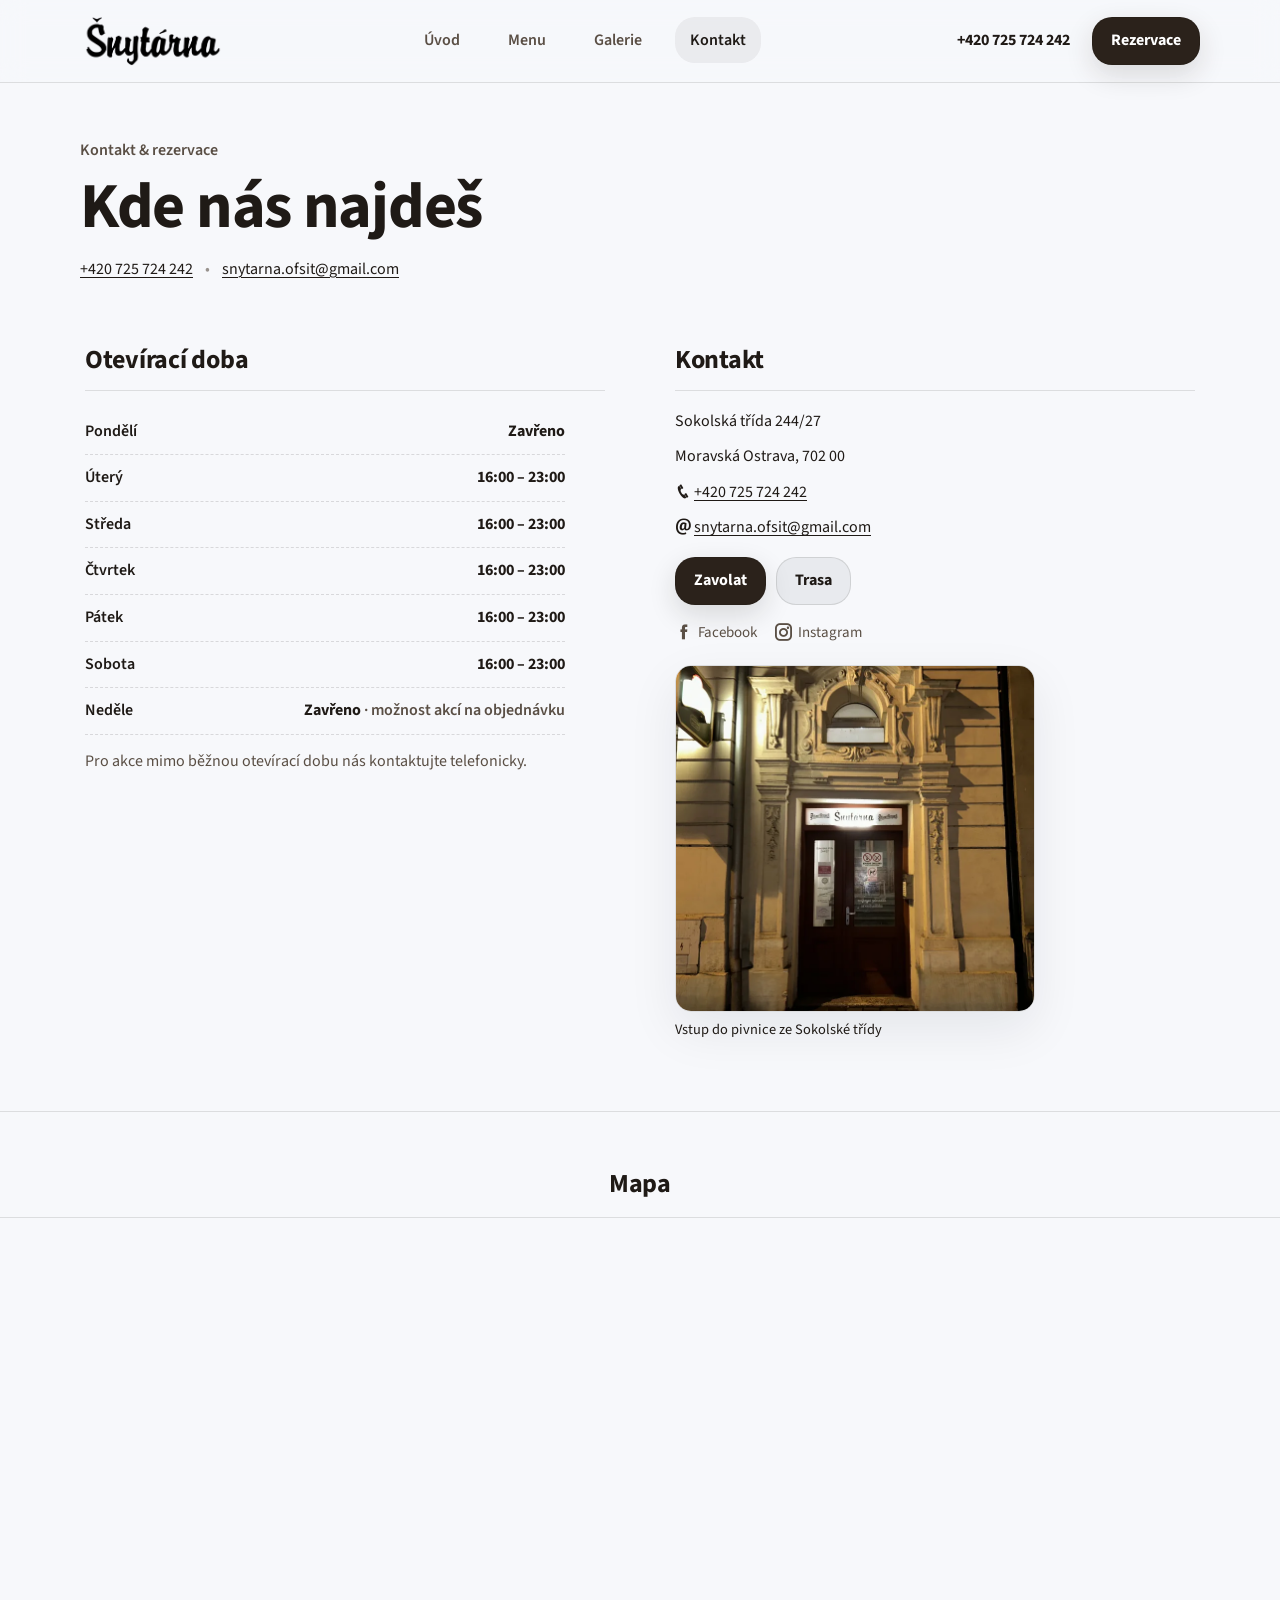
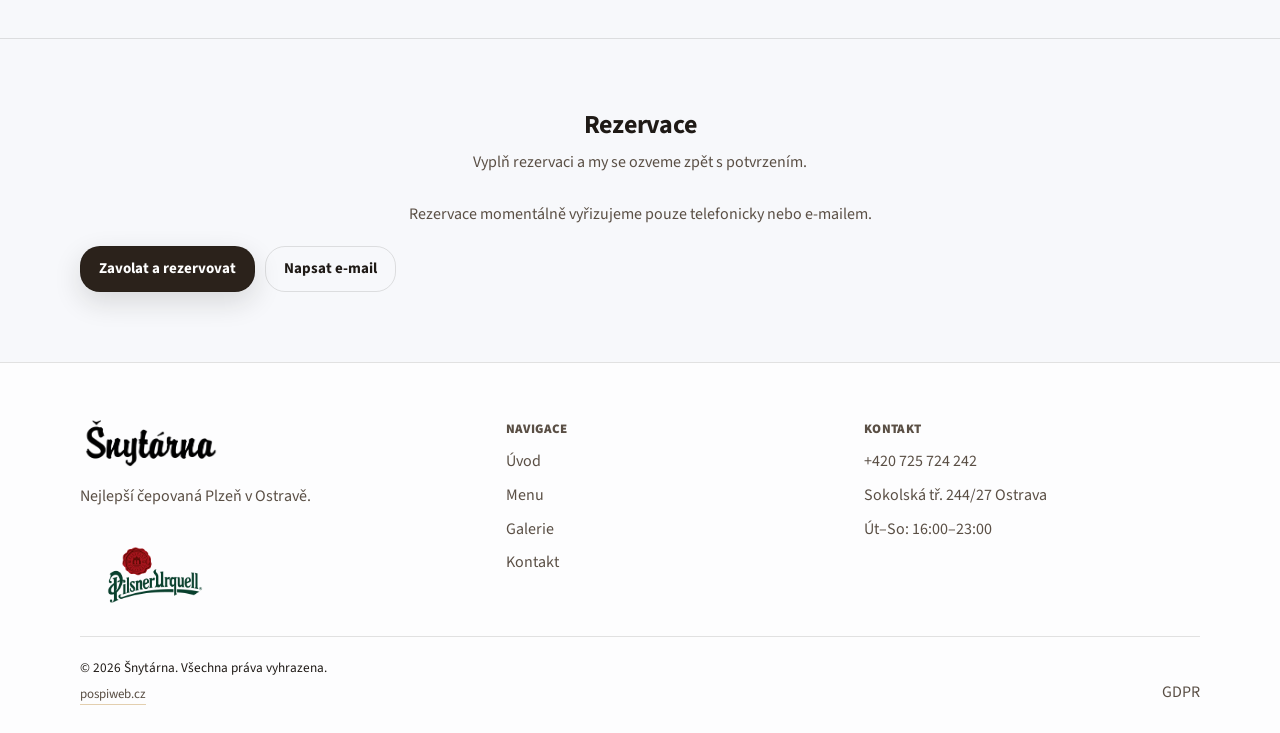
<file: kontakt.html>
<!doctype html>
<html lang="cs">
  <head>
    <meta charset="utf-8" />
    <meta name="viewport" content="width=device-width, initial-scale=1" />

    <title>Kontakt & Rezervace | Šnytárna Ostrava</title>
    <meta
      name="description"
      content="Kontakt a rezervace v pivnici Šnytárna v centru Ostravy. Otevírací doba, adresa, mapa a rezervační formulář."
    />
    <meta name="author" content="Šnytárna" />
    <meta name="robots" content="index, follow" />
    <link rel="canonical" href="https://snytarna.cz/kontakt" />

    <meta property="og:type" content="website" />
    <meta property="og:locale" content="cs_CZ" />
    <meta
      property="og:title"
      content="Kontakt & Rezervace | Šnytárna Ostrava"
    />
    <meta
      property="og:description"
      content="Otevírací doba, adresa, mapa a rezervace stolu v pivnici Šnytárna v centru Ostravy."
    />
    <meta property="og:url" content="https://snytarna.cz/kontakt.html" />
    <meta property="og:site_name" content="Šnytárna" />
    <meta
      property="og:image"
      content="https://snytarna.cz/images/og-snytarna.jpg"
    />
    <meta property="og:image:width" content="1200" />
    <meta property="og:image:height" content="630" />
    <meta property="og:image:alt" content="Šnytárna – kontakt a rezervace" />

    <meta name="twitter:card" content="summary_large_image" />
    <meta name="twitter:title" content="Kontakt & Rezervace | Šnytárna" />
    <meta
      name="twitter:description"
      content="Kontakt, otevírací doba, mapa a rezervace stolu v pivnici Šnytárna v centru Ostravy."
    />
    <meta
      name="twitter:image"
      content="https://snytarna.cz/images/og-snytarna.jpg"
    />

    <link rel="icon" type="image/x-icon" href="/favicon/favicon.ico" />
    <link
      rel="icon"
      type="image/png"
      sizes="16x16"
      href="/favicon/favicon-16x16.png"
    />
    <link
      rel="icon"
      type="image/png"
      sizes="32x32"
      href="/favicon/favicon-32x32.png"
    />
    <link
      rel="apple-touch-icon"
      sizes="180x180"
      href="/favicon/apple-touch-icon.png"
    />
    <link rel="manifest" href="/favicon/site.webmanifest" />

    <link rel="stylesheet" href="/css/fonts.css" />
    <link rel="stylesheet" href="/css/icofont.min.css" />
    <link rel="stylesheet" href="styles.css" />
    <link rel="stylesheet" href="/css/responsive.css" />
    <script src="main.js" defer></script>
    <script src="js/kontakt.js" defer></script>
  </head>

  <body>
    <a class="skip-link" href="#main">Přeskočit na obsah</a>

    <header class="site-header">
      <div class="container header-inner">
        <a class="brand" href="/" aria-label="Šnytárna - domů">
          <img
            src="images/snytarna-logo-nav.svg"
            alt="Šnytárna"
            loading="lazy"
            decoding="async"
          />
        </a>

        <nav class="nav" aria-label="Hlavní navigace">
          <button
            class="nav-toggle"
            type="button"
            aria-expanded="false"
            aria-controls="nav-menu"
            aria-label="Otevřít menu"
          >
            <span class="nav-toggle__bar" aria-hidden="true"></span>
            <span class="nav-toggle__bar" aria-hidden="true"></span>
            <span class="nav-toggle__bar" aria-hidden="true"></span>
          </button>

          <ul id="nav-menu" class="nav-list">
            <li><a class="nav-link" href="/">Úvod</a></li>
            <li><a class="nav-link" href="/menu.html">Menu</a></li>
            <li><a class="nav-link" href="/galerie.html">Galerie</a></li>
            <li>
              <a
                class="nav-link is-active"
                href="/kontakt.html"
                aria-current="page"
                >Kontakt</a
              >
            </li>
          </ul>
        </nav>
        <div class="nav-overlay" hidden></div>
        <div class="header-cta">
          <a
            class="cta-phone"
            href="tel:+420725724242"
            aria-label="Zavolat do Šnytárny"
          >
            +420 725 724 242
          </a>
          <a class="btn btn-primary" href="/kontakt.html">Rezervace</a>
        </div>
      </div>
    </header>

    <main id="main">
      <section class="contact-hero">
        <div class="container">
          <p class="contact-kicker">Kontakt &amp; rezervace</p>
          <h1 class="contact-page-title">Kde nás najdeš</h1>

          <div class="contact-quick">
            <a class="contact-quick-link" href="tel:+420725724242"
              >+420 725 724 242</a
            >
            <span class="contact-sep" aria-hidden="true">•</span>
            <a class="contact-quick-link" href="mailto:snytarna.ofsit@gmail.com"
              >snytarna.ofsit@gmail.com</a
            >
          </div>
        </div>
      </section>

      <section class="contact-main">
        <div class="container contact-grid">
          <section class="contact-block" aria-labelledby="open-hours">
            <h2 id="open-hours" class="contact-h2">Otevírací doba</h2>
            <div class="contact-rule"></div>

            <dl class="hours-list">
              <div class="hours-row">
                <dt>Pondělí</dt>
                <dd>Zavřeno</dd>
              </div>
              <div class="hours-row">
                <dt>Úterý</dt>
                <dd>16:00 – 23:00</dd>
              </div>
              <div class="hours-row">
                <dt>Středa</dt>
                <dd>16:00 – 23:00</dd>
              </div>
              <div class="hours-row">
                <dt>Čtvrtek</dt>
                <dd>16:00 – 23:00</dd>
              </div>
              <div class="hours-row">
                <dt>Pátek</dt>
                <dd>16:00 – 23:00</dd>
              </div>
              <div class="hours-row">
                <dt>Sobota</dt>
                <dd>16:00 – 23:00</dd>
              </div>
              <div class="hours-row">
                <dt>Neděle</dt>
                <dd>
                  Zavřeno
                  <span class="hours-note">· možnost akcí na objednávku</span>
                </dd>
              </div>
            </dl>

            <p class="contact-muted">
              Pro akce mimo běžnou otevírací dobu nás kontaktujte telefonicky.
            </p>
          </section>

          <section class="contact-block" aria-labelledby="contact-info">
            <h2 id="contact-info" class="contact-h2">Kontakt</h2>
            <div class="contact-rule"></div>

            <div class="contact-lines">
              <p>Sokolská třída 244/27</p>
              <p>Moravská Ostrava, 702 00</p>

              <p>
                <i class="icofont-phone"></i>
                <a class="contact-link" href="tel:+420725724242"
                  >+420 725 724 242</a
                >
              </p>
              <p>
                <i class="icofont-ui-email"></i>
                <a class="contact-link" href="mailto:snytarna.ofsit@gmail.com"
                  >snytarna.ofsit@gmail.com</a
                >
              </p>
            </div>

            <div class="contact-actions">
              <a class="btn btn-primary" href="tel:+420725724242">Zavolat</a>
              <a class="btn btn-secondary" href="#mapa">Trasa</a>
            </div>

            <div class="contact-social">
              <a
                class="social-link"
                href="https://www.facebook.com/snytarna"
                aria-label="Facebook"
                target="_blank"
                rel="noopener noreferrer"
              >
                <i class="icofont-facebook"></i>Facebook</a
              >

              <a
                class="social-link"
                href="https://www.instagram.com/snytarna/"
                aria-label="Instagram"
                target="_blank"
                rel="noopener noreferrer"
              >
                <i class="icofont-instagram"></i>Instagram</a
              >
            </div>
            <div class="contact-photo">
              <img
                src="images/venek-720.webp"
                alt="Vstup do pivnice Šnytárna Ostrava"
                loading="lazy"
                decoding="async"
              />
              <p class="contact-photo-caption">
                Vstup do pivnice ze Sokolské třídy
              </p>
            </div>
          </section>
        </div>
      </section>

      <section id="mapa" class="map-section" aria-labelledby="map-title">
        <div class="container map-head">
          <h2 id="map-title" class="contact-h2 contact-h2--center">Mapa</h2>
        </div>

        <div class="map-embed">
          <iframe
            title="Mapa – Šnytárna"
            src="https://www.google.com/maps/embed?pb=!1m18!1m12!1m3!1d3755.924722462198!2d18.289616677259595!3d49.838817031212876!2m3!1f0!2f0!3f0!3m2!1i1024!2i768!4f13.1!3m3!1m2!1s0x4713e3ef817d1847%3A0x84206e103d57ed17!2zxaBueXTDoXJuYSAtIFBsemXFiHNrw6EgcGl2bmljZQ!5e1!3m2!1scs!2scz!4v1770134258674!5m2!1scs!2scz"
            allowfullscreen
            loading="lazy"
            referrerpolicy="no-referrer-when-downgrade"
          ></iframe>
        </div>
      </section>

      <section
        id="rezervace"
        class="reservation-section"
        aria-labelledby="reservation-title"
      >
        <div class="container">
          <h2 id="reservation-title" class="contact-h2 contact-h2--center">
            Rezervace
          </h2>
          <p class="contact-subtitle">
            Vyplň rezervaci a my se ozveme zpět s potvrzením.
          </p>

          <!-- Rezervacni formular je docasne vypnuty.
          <form
            id="reservationForm"
            class="reservation-form"
            action="https://formspree.io/f/xdalndwl"
            method="POST"
            novalidate
          >
            <label class="hp">
              Nevyplňovat
              <input
                type="text"
                name="company"
                tabindex="-1"
                autocomplete="off"
              />
            </label>

            <input
              type="hidden"
              name="_subject"
              value="Nová rezervace – Šnytárna web"
            />

            <div class="form-grid">
              <div class="field">
                <label for="name">Jméno</label>
                <input
                  id="name"
                  name="name"
                  type="text"
                  autocomplete="name"
                  required
                  aria-describedby="reservationError"
                />
              </div>

              <div class="field">
                <label for="phone">Telefon</label>
                <input
                  id="phone"
                  name="phone"
                  type="tel"
                  autocomplete="tel"
                  required
                  aria-describedby="reservationError"
                />
              </div>

              <div class="field">
                <label for="date">Datum</label>
                <input
                  id="date"
                  name="date"
                  type="date"
                  required
                  aria-describedby="reservationError"
                />
              </div>

              <div class="field">
                <label for="time">Čas</label>
                <select
                  id="time"
                  name="time"
                  required
                  aria-describedby="reservationError"
                >
                  <option value="" selected disabled>Vyber čas</option>
                </select>
              </div>

              <div class="field">
                <label for="people">Počet osob</label>
                <input
                  id="people"
                  name="people"
                  type="number"
                  min="1"
                  max="20"
                  required
                  aria-describedby="reservationError"
                />
              </div>

              <div class="field field--span">
                <label for="note">Poznámka (volitelně)</label>
                <textarea
                  id="note"
                  name="note"
                  rows="3"
                  placeholder="Poznámky k rezervaci, speciální požadavky apod."
                  aria-describedby="reservationError"
                ></textarea>
              </div>
            </div>

            <p
              id="reservationError"
              class="form-message form-message--error"
              role="alert"
              aria-live="assertive"
              aria-atomic="true"
              hidden
            ></p>
            <p
              id="reservationSuccess"
              class="form-message form-message--success"
              aria-live="polite"
              aria-atomic="true"
              hidden
            ></p>

            <div class="form-actions">
              <button
                class="btn btn-primary"
                id="reservationSubmit"
                type="submit"
              >
                Odeslat rezervaci
              </button>
              <a class="btn btn-ghost" href="tel:+420725724242"
                >Raději zavolám</a
              >
            </div>

            <p class="form-footnote">
              Rezervace je platná až po telefonickém potvrzení. Pro urgentní
              rezervace volejte.
            </p>
          </form>
          -->
          <div class="reservation-form" aria-live="polite">
            <p class="contact-subtitle">
              Rezervace momentálně vyřizujeme pouze telefonicky nebo e-mailem.
            </p>
            <div class="form-actions">
              <a class="btn btn-primary" href="tel:+420725724242"
                >Zavolat a rezervovat</a
              >
              <a class="btn btn-ghost" href="mailto:snytarna.ofsit@gmail.com"
                >Napsat e-mail</a
              >
            </div>
          </div>
        </div>
      </section>
    </main>

    <footer class="site-footer">
      <div class="container footer-grid">
        <div>
          <img
            src="images/snytarna-logo-nav.svg"
            alt="Šnytárna logo"
            class="footer-logo"
            loading="lazy"
            decoding="async"
          />
          <p class="footer-text">Nejlepší čepovaná Plzeň v Ostravě.</p>
          <img
            src="images/pilsner.webp"
            alt="Pilsner Urquell"
            class="footer-pilsner"
            loading="lazy"
            decoding="async"
          />
        </div>

        <div>
          <h3 class="footer-title">Navigace</h3>
          <ul class="footer-links">
            <li><a href="/">Úvod</a></li>
            <li><a href="/menu.html">Menu</a></li>
            <li><a href="/galerie.html">Galerie</a></li>
            <li><a href="/kontakt.html">Kontakt</a></li>
          </ul>
        </div>

        <div>
          <h3 class="footer-title">Kontakt</h3>
          <ul class="footer-links">
            <li><a href="tel:+420725724242">+420 725 724 242</a></li>
            <li>Sokolská tř. 244/27 Ostrava</li>
            <li>Út–So: 16:00–23:00</li>
          </ul>
        </div>
      </div>

      <div class="container footer-bottom">
        <div class="footer-bottom-left">
          <small
            >© <span id="year"></span> Šnytárna. Všechna práva vyhrazena.</small
          >
          <small class="footer-credit">
            <a
              class="pospi-link"
              href="https://pospiweb.cz"
              target="_blank"
              rel="noopener noreferrer"
            >
              pospiweb.cz
            </a>
          </small>
        </div>
        <div class="footer-legal">
          <a href="/gdpr.html">GDPR</a>
        </div>
      </div>
    </footer>
  </body>
</html>
</file>
<file: css/fonts.css>
/* =========================================================
   Source Sans 3 – local WOFF2
   ========================================================= */

/* Regular */
@font-face {
  font-family: "Source Sans 3";
  src: url("fonts/source-sans-3/SourceSans3-Regular.woff2") format("woff2");
  font-weight: 400;
  font-style: normal;
  font-display: swap;
}

/* Italic (regular italic) */
@font-face {
  font-family: "Source Sans 3";
  src: url("fonts/source-sans-3/SourceSans3-Italic.woff2") format("woff2");
  font-weight: 400;
  font-style: italic;
  font-display: swap;
}

/* Medium */
@font-face {
  font-family: "Source Sans 3";
  src: url("fonts/source-sans-3/SourceSans3-Medium.woff2") format("woff2");
  font-weight: 500;
  font-style: normal;
  font-display: swap;
}

/* SemiBold */
@font-face {
  font-family: "Source Sans 3";
  src: url("fonts/source-sans-3/SourceSans3-SemiBold.woff2") format("woff2");
  font-weight: 600;
  font-style: normal;
  font-display: swap;
}

/* Bold */
@font-face {
  font-family: "Source Sans 3";
  src: url("fonts/source-sans-3/SourceSans3-Bold.woff2") format("woff2");
  font-weight: 700;
  font-style: normal;
  font-display: swap;
}

/* ExtraBold */
@font-face {
  font-family: "Source Sans 3";
  src: url("fonts/source-sans-3/SourceSans3-ExtraBold.woff2") format("woff2");
  font-weight: 800;
  font-style: normal;
  font-display: swap;
}

/* Black */
@font-face {
  font-family: "Source Sans 3";
  src: url("fonts/source-sans-3/SourceSans3-Black.woff2") format("woff2");
  font-weight: 900;
  font-style: normal;
  font-display: swap;
}
</file>
<file: styles.css>
:root {
    --bg: #f7f8fb;
    --panel: #ffffff;
    --muted: #eef1f6;
    --text: #1f1a16;
    --subtext: #5a4f45;
    --line: rgba(31, 26, 22, .12);

    --accent: #2b221b;
    --accent-2: #b8832f;

    --radius: 18px;
    --radius-lg: 26px;

    --container: 1120px;
    --header-height: 82px;

    --shadow-soft: 0 18px 50px rgba(15, 23, 42, .08);
    --shadow-tiny: 0 10px 28px rgba(15, 23, 42, .06);

    --font-base: "Source Sans 3", system-ui, -apple-system, BlinkMacSystemFont, "Segoe UI", sans-serif;
}

* {
    box-sizing: border-box;
}

html, body {
    height: 100%;
}

html {
    scroll-padding-top: var(--header-height);
}

body {
    margin: 0;
    font-family: var(--font-base);

    background:

        var(--bg);
    color: var(--text);
    line-height: 1.6;
    padding-top: var(--header-height);
}

a {
    color: inherit;
    text-decoration: none;
}

a:hover {
    opacity: .9;
}

.container {
    width: min(var(--container), calc(100% - 40px));
    margin: 0 auto;
}

.skip-link {
    position: absolute;
    left: -999px;
    top: 10px;
    background: #fff;
    color: #000;
    padding: 8px 12px;
    border-radius: 10px;
    z-index: 999;
}

.skip-link:focus {
    left: 10px;
}


.site-header {
    position: fixed;
    top: 0;
    left: 0;
    right: 0;
    z-index: 50;
    background: rgba(247, 248, 251, .78);
    -webkit-backdrop-filter: blur(12px);
    backdrop-filter: blur(12px);
    border-bottom: 1px solid var(--line);
    transition: transform 520ms ease, box-shadow 520ms ease;
}

.site-header.is-hidden {
    transform: translateY(-100%);
}

.header-inner {
    display: flex;
    align-items: center;
    justify-content: space-between;
    padding: 16px 0;
    gap: 14px;
}

.brand {
    height: 50px;
    width: 144px;

}

.brand img {
    width: auto;
    height: 50px;
}

.nav {
    position: relative;
    display: flex;
    align-items: center;
    gap: 12px;
}

.nav-toggle {
    display: none;
    background: none;
    color: var(--text);
    border: none;
    padding: 8px;
    width: 42px;
    height: 42px;
    border-radius: 20px;
    align-items: center;
    justify-content: center;
    gap: 5px;
    flex-direction: column;
    cursor: pointer;
}

.nav-toggle__bar {
    width: 22px;
    height: 2px;
    background: var(--text);
    border-radius: 999px;
    display: block;
    transition: transform .2s ease, opacity .2s ease;
}


.nav-toggle[aria-expanded="true"] .nav-toggle__bar:nth-child(1) {
    transform: translateY(7px) rotate(45deg);
}

.nav-toggle[aria-expanded="true"] .nav-toggle__bar:nth-child(2) {
    opacity: 0;
}

.nav-toggle[aria-expanded="true"] .nav-toggle__bar:nth-child(3) {
    transform: translateY(-7px) rotate(-45deg);
}

.nav-list {
    display: flex;
    align-items: center;
    gap: 18px;
    list-style: none;
    padding: 0;
    margin: 0;
}

.nav-link {
    color: var(--subtext);
    font-weight: 600;
    padding: 12px 15px;
    border-radius: 20px;
    transition: all 0.3s ease-in-out;
}

.nav-link:hover {
    background: rgba(31, 26, 22, .05);
}

.nav-link.is-active {
    color: var(--text);
    background: rgba(31, 26, 22, .06);
}

.header-cta {
    display: flex;
    align-items: center;
    gap: 10px;
}

.cta-phone {
    font-weight: 700;
    padding: 10px 12px;
    color: var(--text);
}


.btn {
    display: inline-flex;
    align-items: center;
    justify-content: center;
    border-radius: 20px;
    padding: 10px 18px;
    font-weight: 700;
    border: 1px solid var(--line);
    background: rgba(255, 255, 255, .75);
}

.btn-primary {
    background: var(--accent);
    color: #fff;
    border-color: rgba(31, 26, 22, .22);
    box-shadow: 0 10px 28px rgba(31, 26, 22, .14);
    transition: all 0.2s ease-in-out;
    font-weight: 700;
}

.btn-primary:hover {
    background: #211a14;
}

.btn-secondary {
    background: rgba(15, 23, 42, .06);
}

.btn-ghost {
    background: transparent;
}

.nav-link:focus-visible,
.btn:focus-visible,
.nav-toggle:focus-visible,
.cta-phone:focus-visible {
    outline: 2px solid var(--accent);
    outline-offset: 2px;
    box-shadow: 0 0 0 4px rgba(184, 131, 47, .22);
}

.cta-phone:focus-visible {
    border-radius: 10px;
}


.hero {
    padding: 0px 10px 10px;
    max-width: 1920px;
    margin: auto;
}

.hero-inner {
    display: grid;
    grid-template-columns: 1fr;
    gap: 18px;
}

.hero-media {
    border-radius: 0 0 var(--radius-lg) var(--radius-lg);
    border: 1px solid var(--line);
    background:
        linear-gradient(to bottom, rgba(255, 255, 255, .08), rgba(31, 26, 22, .55)),
        image-set(url("images/hero-1920.webp") type("image/webp"),
            url("images/hero-1920.jpg") type("image/jpeg")) center/cover no-repeat;
    min-height: clamp(360px, 55vh, 520px);
    box-shadow: var(--shadow-soft);
    overflow: hidden;
    position: relative;
}

.hero-media::before {
    content: "";
    position: absolute;
    inset: 0;
    background: linear-gradient(to bottom,
            rgba(0, 0, 0, .20),
            rgba(0, 0, 0, .35));
    pointer-events: none;
}


.hero-card--center {
    position: absolute;
    inset: 0;
    display: grid;
    place-content: center;
    text-align: center;
    padding: 26px;
    max-width: none;

    color: #fff;
}


.hero-logo {
    width: min(600px, 80vw);
    height: auto;
    margin: 0 auto 18px;
    filter: drop-shadow(0 16px 34px rgba(255, 255, 255, 0.266));
}


.hero-kicker--center {
    margin: 0;
    margin-bottom: 35px;
    font-size: 25px;
    font-weight: 800;
    letter-spacing: .2px;
    opacity: .92;
}


.hero-meta--center {
    position: absolute;
    left: 26px;
    right: 26px;
    bottom: 22px;

    display: flex;
    justify-content: center;
    align-items: center;
    gap: 18px;
    flex-wrap: wrap;

    border-top: 1px solid rgba(255, 255, 255, .28);
    padding-top: 12px;
}


.hero-meta--center .meta-item {
    min-width: 170px;
    text-align: center;
}

.meta-item {
    display: grid;
    gap: 2px;
}

.meta-label {
    font-size: 12px;
    font-weight: 800;
    opacity: .85;
}

.meta-value {
    font-weight: 700;
}

.no-pets-icon {
    display: block;
    margin: 0 auto 2px;
    width: 16px;
    height: 16px;
}


.section {
    padding: 70px 0;
}

.section-muted {
    background: rgba(255, 255, 255, .7);
    border-top: 1px solid var(--line);
    border-bottom: 1px solid var(--line);
}

.section-head {
    margin-bottom: 26px;
    max-width: 72ch;
}

.section-title {
    margin: 0 0 10px;
    font-size: 34px;
    line-height: 1.15;
}

.section-desc {
    margin: 0;
    color: var(--subtext);
    font-size: 18px;
}


.grid-3 {
    display: grid;
    grid-template-columns: repeat(3, 1fr);
    gap: 22px;
    padding-top: 8px;
    border-top: 1px solid var(--line);
}

.feature {
    padding-top: 18px;
}

.feature-title {
    margin: 0;
    font-size: 18px;
    letter-spacing: .2px;
    text-align: center;
}

.feature-text {
    margin: 0 auto;
    color: var(--subtext);
    font-size: 16px;
    max-width: 34ch;
    text-align: center;
}

.feature-media--beer {
    --img: url("/images/pece-nahled.webp");
}

.feature-media--food {
    --img: url("/images/koleno-nahled.webp");
}

.feature-media--events {
    --img: url("/images/interier-nahled.webp");
}


.feature-media {
    position: relative;
    aspect-ratio: 1 / 1;

    width: 100%;
    max-width: 320px;
    margin: auto;

    border-radius: 999px;
    overflow: hidden;

    border: 3px solid rgba(31, 26, 22, .14);
    background: rgba(255, 255, 255, .55);
    margin-top: 12px;
}


.feature-media::before {
    content: "";
    position: absolute;
    inset: 0;
    background-image: var(--img);
    background-size: cover;
    background-position: center;
    transform: scale(1);
    transition: transform 320ms ease;
    will-change: transform;
}


.feature-media::after {
    content: "";
    position: absolute;
    inset: 0;
    background: linear-gradient(to top,
            rgba(0, 0, 0, .55),
            rgba(0, 0, 0, .10) 65%,
            rgba(0, 0, 0, 0));
    pointer-events: none;
}


.feature-media:hover {
    opacity: 1;
}


.feature-detail {
    max-width: 240px;
    margin: 20px auto 0;
    font-size: 14px;
    line-height: 1.4;
    color: var(--subtext);
    text-align: center;
}


.feature:hover .feature-media::before {
    transform: scale(1.08);
}


.feature:focus-within .feature-media::before {
    transform: scale(1.08);
}





.social-wrap {
    max-width: 860px;

    margin: 22px auto 0;
}


.split {
    display: grid;
    grid-template-columns: 1fr 1fr;
    gap: 30px;
    align-items: start;
}

.lead {
    color: var(--subtext);
    font-size: 19px;
    margin-top: 10px;
}

.inline-actions {
    display: flex;
    gap: 10px;
    flex-wrap: wrap;
    margin-top: 18px;
}

.media-box {
    border-radius: var(--radius-lg);
    border: 1px solid var(--line);
    background:

        url("images/cepovani-onas.webp") center/cover no-repeat;
    min-height: 360px;
    box-shadow: var(--shadow-soft);
}


/* =========================
   RULES / IMPORTANT INFO
========================= */

.rules .section-head {
    max-width: 72ch;
}

.rules-grid {
    display: grid;
    grid-template-columns: 1fr 1fr;
    gap: 34px;
    padding-top: 18px;
    border-top: 1px solid var(--line);
}

.rules-title {
    margin: 0 0 10px;
    font-size: 20px;
    font-weight: 800;
    letter-spacing: .2px;
}

.rules-list {
    list-style: none;
    padding: 0;
    margin: 0 0 18px;
    display: grid;
    gap: 10px;
}

.rules-list li {
    color: var(--subtext);
    line-height: 1.6;
    padding-left: 16px;
    position: relative;
    font-size: 19px;
}

.rules-list li::before {
    content: "";
    width: 6px;
    height: 6px;
    border-radius: 999px;
    background: rgba(31, 26, 22, .35);
    position: absolute;
    left: 0;
    top: 10px;
}

.rules-logos {
    display: flex;
    gap: 10px;
    align-items: center;
    flex-wrap: wrap;
    margin-top: -20px;
    margin-left: 10px;
}

.rules-logos img {
    height: 40px;
    width: auto;
    opacity: .85;
}

.rules-list li.koureni::before,
.rules-list li.zidle::before {
    content: none;
}

.koureni img {
    height: 40px;
    width: auto;
    opacity: .85;
}

.zidle img {
    height: 180px;
    width: auto;
    opacity: .85;
}


.cta-strip {
    padding: 54px 0;
    border-top: 1px solid var(--line);
    background: rgba(255, 255, 255, .75);
}

.cta-inner {
    display: flex;
    align-items: center;
    justify-content: space-between;
    gap: 16px;
    flex-wrap: wrap;
}

.cta-title {
    margin: 0 0 8px;
    font-size: 32px;
}

.cta-text {
    margin: 0;
    color: var(--subtext);
    font-size: 18px;
}

.cta-actions {
    display: flex;
    gap: 10px;
    flex-wrap: wrap;
}


.site-footer {
    padding: 56px 0 28px;
    border-top: 1px solid var(--line);
    background: rgba(255, 255, 255, .75);
}

.footer-grid {
    display: grid;
    grid-template-columns: 1.2fr 1fr 1fr;
    gap: 22px;
}

.footer-text {
    margin: 8px 0 0;
    color: var(--subtext);
}

.footer-logo {
    width: 140px;
    height: auto;
}

.footer-pilsner {
    width: 150px;
    height: auto;
    margin-top: 12px;
}

.footer-title {
    margin: 0 0 10px;
    font-size: 13px;
    color: var(--subtext);
    font-weight: 900;
    letter-spacing: .4px;
    text-transform: uppercase;
}

.footer-links {
    list-style: none;
    padding: 0;
    margin: 0;
    display: grid;
    gap: 8px;
    color: var(--subtext);
}

.footer-links a {
    color: var(--subtext);
}

.footer-links a:hover {
    color: var(--text);
}

.footer-bottom {
    display: flex;
    justify-content: space-between;
    align-items: flex-end;
    gap: 16px;
    flex-wrap: wrap;
    border-top: 1px solid var(--line);
    padding-top: 20px;
}

.footer-bottom-left {
    display: flex;
    flex-direction: column;
    gap: 6px;
}

.footer-credit {
    font-size: 13px;
    color: var(--subtext);
}

.pospi-link {
    text-decoration: none;
    font-size: 13px;
    font-weight: 400;
    position: relative;
    display: inline-block;
    line-height: 1.2;
    padding-bottom: 1.5px;
}

.pospi-link::after,
.pospi-link::before {
    content: "";
    position: absolute;
    left: 0;
    bottom: 0;
    height: 1px;
    pointer-events: none;
}

.pospi-link::after {
    width: 100%;
    background: rgba(184, 131, 47, 0.38);
    z-index: 0;
}

.pospi-link::before {
    width: 0;
    background: var(--accent-2);
    transition: width 0.35s ease;
    z-index: 1;
}

.pospi-link:hover::before,
.pospi-link:focus-visible::before {
    width: 100%;
}

.footer-legal {
    display: flex;
    gap: 12px;
}

.footer-legal a {
    color: var(--subtext);
}

/* =========================
   MENU PAGE (layout)
========================= */

.menu-hero {
    padding: 44px 0 10px;
}

.menu-kicker {
    margin: 0 0 10px;
    color: var(--subtext);
    font-weight: 600;
}

.menu-title {
    margin: 0;
    font-size: clamp(42px, 5vw, 64px);
    line-height: 1.05;
    color: var(--text);
    letter-spacing: -0.02em;

}


.menu-section {
    padding: 44px 0;
}

.menu-section-head {
    margin-bottom: 18px;
    padding-bottom: 12px;
    border-bottom: 1px solid var(--line);
}

.menu-section-title {
    margin: 0;
    font-size: 28px;
    line-height: 1.15;
}


.food-grid {
    display: grid;
    grid-template-columns: repeat(2, minmax(0, 1fr));
    gap: 18px 28px;
    margin-top: 18px;
}

.food-item {
    display: grid;
    grid-template-columns: 80px 1fr;
    gap: 14px;
    align-items: start;
    padding: 10px 0;
    border-bottom: 1px dashed rgba(15, 23, 42, .18);
}

.food-item--no-thumb {
    grid-template-columns: 1fr;
}

.food-item--no-thumb .food-topline {
    grid-template-columns: auto 1fr auto;
}

.food-thumb {
    width: 80px;
    height: 80px;
    border-radius: 999px;
    object-fit: cover;
    border: 1px solid var(--line);
    background: rgba(15, 23, 42, .06);
}

.food-topline {
    display: grid;
    grid-template-columns: auto 1fr auto;
    gap: 8px 12px;
    align-items: start;
}

.food-text {
    min-width: 0;
}

.food-title {
    margin: 0;
    font-size: 16px;
    font-weight: 700;
    line-height: 1.25;
}

.food-ings {
    margin: 4px 0 0;
    font-size: 14px;
    line-height: 1.35;
    color: var(--subtext);
    font-style: italic;
}

.food-weight {
    color: var(--subtext);
    font-weight: 500;
    white-space: nowrap;
}

.food-price {
    font-weight: 800;
    white-space: nowrap;
}

.food-price,
.drink-price {
    color: var(--accent);
}


.drink-list {
    list-style: none;
    padding: 0;
    margin: 18px 0 0;
    display: grid;
    gap: 10px;
}

.drink-row {
    display: flex;
    justify-content: space-between;
    align-items: baseline;
    gap: 12px;
    padding: 10px 0;
    border-bottom: 1px dashed rgba(15, 23, 42, .18);
}

.drink-name {
    font-weight: 600;
    min-width: 0;
}

.drink-price {
    font-weight: 800;
    white-space: nowrap;
}

/* ===== MENU MODAL ===== */
.menu-modal {
    position: fixed;
    inset: 0;
    z-index: 9999;
    display: none;
}

.menu-modal.is-open {
    display: block;
}

.menu-modal__backdrop {
    position: absolute;
    inset: 0;
    background: rgba(10, 10, 10, 0.55);
}

.menu-modal__dialog {
    position: relative;
    width: min(560px, calc(100vw - 28px));
    margin: 10vh auto 0;
    border-radius: 22px;
    border: 1px solid rgba(31, 26, 22, 0.18);
    background: rgba(255, 255, 255, 0.95);
    box-shadow: 0 24px 70px rgba(0, 0, 0, 0.18);
    overflow: hidden;
}

.menu-modal__close {
    position: absolute;
    top: 10px;
    right: 10px;
    width: 40px;
    height: 40px;
    border-radius: 14px;
    border: 1px solid rgba(31, 26, 22, 0.14);
    background: rgba(255, 255, 255, 0.9);
    font-size: 26px;
    line-height: 1;
    cursor: pointer;
}

.menu-modal__media {
    width: 100%;
    aspect-ratio: 3 / 2;
    background: rgba(31, 26, 22, 0.04);
    max-height: 420px;
}

.menu-modal__media img {
    width: 100%;
    height: 100%;
    object-fit: cover;
    display: block;
}

.menu-modal__content {
    padding: 16px 16px 18px;
}

.menu-modal__top {
    display: flex;
    justify-content: space-between;
    gap: 14px;
    align-items: center;
    margin-bottom: 8px;
}

.menu-modal__weight {
    color: var(--subtext);
    font-weight: 700;
}

.menu-modal__price {
    font-weight: 900;
    color: var(--text);
    white-space: nowrap;
}

.menu-modal__title {
    margin: 0 0 8px;
    font-size: 22px;
    letter-spacing: -0.01em;
}

.menu-modal__desc {
    margin: 0;
    color: var(--subtext);
    line-height: 1.65;
}

.food-item[role="button"] {
    cursor: pointer;
}

.food-item[role="button"]:focus {
    outline: none;
    box-shadow: 0 0 0 4px rgba(184, 131, 47, 0.14);
    border-radius: 16px;
}


/* =========================
   CONTACT PAGE
========================= */

.contact-hero {
    padding: 56px 0 26px;
}

.contact-kicker {
    margin: 0 0 10px;
    color: var(--subtext);
    font-weight: 600;
}

.contact-page-title {
    margin: 0;
    font-size: clamp(40px, 5vw, 64px);
    line-height: 1.05;
    letter-spacing: -0.02em;
}

.contact-quick {
    margin-top: 16px;
    display: flex;
    gap: 12px;
    flex-wrap: wrap;
    align-items: center;
    color: var(--subtext);
}

.contact-quick-link {
    color: var(--text);
    text-decoration: underline;
    text-underline-offset: 3px;
    text-decoration-thickness: 1px;
}

.contact-sep {
    opacity: .6;
}

.contact-main {
    padding: 26px 0 56px;
}

.contact-grid {
    display: flex;
    justify-content: center;
    align-items: flex-start;
    gap: 70px;

    flex-wrap: wrap;

}


.contact-block {
    padding-top: 10px;
    flex: 0 1 520px;

    max-width: 520px;
}

.contact-h2 {
    margin: 0;
    font-size: 26px;
    line-height: 1.2;
    letter-spacing: -0.01em;
    font-weight: 700;
}

.contact-h2--center {
    text-align: center;
}

.contact-rule {
    height: 1px;
    width: 100%;
    background: var(--line);
    margin: 14px 0 18px;
}

.hours-list {
    margin: 0;
    padding: 0;
    max-width: 480px;
}

.hours-row {
    display: grid;
    grid-template-columns: 1fr auto;
    gap: 14px;
    padding: 10px 0;
    border-bottom: 1px dashed rgba(31, 26, 22, .14);
}

.hours-row dt {
    font-weight: 600;
    color: var(--text);
}

.hours-row dd {
    margin: 0;
    font-weight: 700;
    color: var(--text);
    white-space: nowrap;
}

.hours-note {
    font-weight: 600;
    color: var(--subtext);
    white-space: normal;
}

.contact-muted {
    margin: 14px 0 0;
    color: var(--subtext);
}

.contact-lines p {
    margin: 0 0 10px;
    color: var(--text);
}

.contact-link {
    color: var(--text);
    text-decoration: underline;
    text-underline-offset: 3px;
    text-decoration-thickness: 1px;
}

.contact-actions {
    display: flex;
    gap: 10px;
    flex-wrap: wrap;
    margin-top: 16px;
}

.contact-social {
    margin-top: 16px;
    display: flex;
    gap: 18px;
    flex-wrap: wrap;
    align-items: center;
}

.social-link {
    display: inline-flex;
    align-items: center;
    gap: 6px;
    color: var(--subtext);
    text-decoration: none;
    font-size: 15px;
}

.social-link i {
    font-size: 17px;
    line-height: 1;
}

.social-link:hover {
    color: var(--text);
}

.contact-photo {
    margin-top: 20px;
    display: flex;
    flex-direction: column;
    align-items: flex-start;
}

.contact-photo img {
    width: 100%;
    max-width: 360px;
    height: auto;
    border-radius: 16px;
    border: 1px solid var(--line);
    box-shadow: var(--shadow-soft);
    display: block;
    transition: transform .2s ease;
}

.contact-photo img:hover {
    transform: scale(1.03);
}

.contact-photo-caption {
    font-size: 0.9rem;
    color: var(--text-muted);
    margin-top: 6px;
}


.reservation-section {
    padding: 70px 0;
    border-top: 1px solid var(--line);
}

.contact-subtitle {
    margin: 10px auto 0;
    max-width: 70ch;
    text-align: center;
    color: var(--subtext);
}

.reservation-form {
    margin-top: 26px;
}

.form-grid {
    display: grid;
    grid-template-columns: repeat(2, minmax(0, 1fr));
    gap: 16px 18px;
    padding-top: 18px;
    border-top: 1px solid var(--line);
}

.field {
    display: grid;
    gap: 8px;
    min-width: 0;
}

.field--span {
    grid-column: 1 / -1;
}

.field label {
    font-weight: 600;
    color: var(--text);
}

.field input,
.field textarea,
.field select {
    width: 100%;
    font: inherit;
    color: var(--text);
    padding: 12px 12px;
    border-radius: 14px;
    border: 1px solid rgba(31, 26, 22, .18);
    background: rgba(255, 255, 255, .75);
    outline: none;
}

.field input[type="date"] {
    width: 100%;
    max-width: 100%;
    box-sizing: border-box;

    -webkit-appearance: none;
    appearance: none;

    height: 50px;
    line-height: 1.2;

    padding-right: 12px;
}

.field textarea {
    resize: vertical;
    min-height: 110px;
}

.field input:focus,
.field textarea:focus,
.field select:focus {
    border-color: rgba(31, 26, 22, .35);
    box-shadow: 0 0 0 4px rgba(184, 131, 47, .12);
}

.field select {
    -webkit-appearance: none;
    -moz-appearance: none;
    appearance: none;

    background-image:
        linear-gradient(45deg, transparent 50%, rgba(31, 26, 22, .6) 50%),
        linear-gradient(135deg, rgba(31, 26, 22, .6) 50%, transparent 50%);
    background-position:
        calc(100% - 18px) calc(50% - 3px),
        calc(100% - 13px) calc(50% - 3px);
    background-size: 5px 5px;
    background-repeat: no-repeat;

    cursor: pointer;
}

.field select:disabled,
.field select option:disabled {
    color: var(--subtext);
}

.field select option[value=""] {
    color: var(--subtext);
}


.hp {
    position: absolute;
    left: -9999px;
    width: 1px;
    height: 1px;
    overflow: hidden;
}

.form-actions {
    display: flex;
    gap: 10px;
    flex-wrap: wrap;
    margin-top: 18px;
    align-items: stretch;
    font-size: 15px;
}

.btn#reservationSubmit {
    cursor: pointer;
}

.form-footnote {
    margin: 14px 0 0;
    color: var(--subtext);
    font-size: 14px;
}

.form-message {
    margin: 14px 0 0;
    padding: 10px 12px;
    border-radius: 12px;
    font-weight: 600;
}

.form-message--error {
    background: rgba(180, 35, 24, .08);
    border: 1px solid rgba(180, 35, 24, .18);
}

.form-message--success {
    background: rgba(20, 120, 60, .08);
    border: 1px solid rgba(20, 120, 60, .18);
}



.map-section {
    padding: 56px 0 0;
    border-top: 1px solid var(--line);
}

.map-head {
    padding-bottom: 18px;
}

.map-embed {
    border-top: 1px solid var(--line);
}

.map-embed iframe {
    width: 100%;
    height: 420px;
    border: 0;
    display: block;
}



/* =========================
   GALLERY
========================= */

.gallery-hero {
    padding: 56px 0 22px;
}

.gallery-kicker {
    margin: 0 0 10px;
    color: var(--subtext);
    font-weight: 600;
}

.gallery-title {
    margin: 0;
    font-size: clamp(40px, 5vw, 64px);
    line-height: 1.05;
    letter-spacing: -0.02em;
}

.gallery-lead {
    margin: 14px 0 0;
    max-width: 70ch;
    color: var(--subtext);
    line-height: 1.65;
}

.gallery-section {
    padding: 22px 0 70px;
}


.gallery-masonry {
    column-count: 3;
    column-gap: 18px;
}


.g-item {
    width: 100%;
    display: inline-block;
    margin: 0 0 18px;
    padding: 0;
    border: none;
    background: transparent;
    cursor: pointer;
}

.g-item img {
    width: 100%;
    height: auto;
    display: block;
    border-radius: 18px;
    border: 1px solid rgba(31, 26, 22, .10);
    box-shadow: 0 12px 30px rgba(0, 0, 0, .06);
    transition: transform 280ms ease, box-shadow 280ms ease;
}

.g-item:hover img {
    transform: scale(1.01);
    box-shadow: 0 18px 50px rgba(0, 0, 0, .10);
}

.gallery-cta {
    margin-top: 34px;
    padding-top: 26px;
    border-top: 1px solid var(--line);
    text-align: center;
}

.gallery-cta-text {
    margin: 0;
    color: var(--text);
    font-weight: 600;
}

.gallery-cta-actions {
    margin-top: 14px;
    display: flex;
    gap: 10px;
    justify-content: center;
    flex-wrap: wrap;
}

/* =========================
   LIGHTBOX
========================= */

.lightbox {
    position: fixed;
    inset: 0;
    background: rgba(31, 26, 22, .72);
    -webkit-backdrop-filter: blur(6px);
    backdrop-filter: blur(6px);
    display: none;
    place-items: center;
    z-index: 2000;
    padding: 18px;
}

.lightbox.is-open {
    display: grid;
}

.lb-img {
    max-width: min(1100px, 92vw);
    max-height: 86vh;
    border-radius: 18px;
    box-shadow: 0 24px 80px rgba(0, 0, 0, .35);
    border: 1px solid rgba(255, 255, 255, .12);
}

.lb-close,
.lb-prev,
.lb-next {
    position: absolute;
    border: none;
    background: rgba(255, 255, 255, .10);
    color: #fff;
    width: 44px;
    height: 44px;
    border-radius: 999px;
    cursor: pointer;
    display: grid;
    place-items: center;
    font-size: 26px;
    line-height: 1;
    transition: background .2s ease, transform .2s ease;
}

.lb-close:hover,
.lb-prev:hover,
.lb-next:hover {
    background: rgba(255, 255, 255, .18);
    transform: scale(1.03);
}

.lb-close {
    top: 16px;
    right: 16px;
    font-size: 30px;
}

.lb-prev {
    left: 16px;
    top: 50%;
    transform: translateY(-50%);
}

.lb-next {
    right: 16px;
    top: 50%;
    transform: translateY(-50%);
}

/* ===== 404 PAGE ===== */

.error-page {
    display: flex;
    min-height: 100vh;
    background: linear-gradient(to bottom,
            rgba(255, 255, 255, .05),
            rgba(31, 26, 22, .05));
}

.error-404 {
    flex: 1;
    display: flex;
    align-items: center;
    justify-content: center;
    padding: 40px 20px;
    text-align: center;
}

.error-inner {
    max-width: 720px;
}

.error-code {
    font-size: clamp(80px, 14vw, 160px);
    font-weight: 900;
    letter-spacing: -0.03em;
    color: rgba(31, 26, 22, .08);
    line-height: 1;
    margin-bottom: 10px;
}

.error-title {
    font-size: clamp(28px, 5vw, 40px);
    margin-bottom: 16px;
}

.error-text {
    font-size: 18px;
    color: var(--subtext);
    margin-bottom: 28px;
    line-height: 1.6;
}

.error-actions {
    display: flex;
    justify-content: center;
    gap: 14px;
    flex-wrap: wrap;
}

/* GDPR / legal page  */

.legal {
    padding: 44px 0 64px;
}

.legal-container {
    max-width: 980px;
}

.legal-head {
    margin-bottom: 26px;
}

.legal-kicker {
    margin: 0 0 10px;
    color: var(--subtext);
    font-weight: 700;
    letter-spacing: 0.02em;
    text-transform: uppercase;
    font-size: 13px;
}

.legal-title {
    margin: 0;
    font-size: clamp(34px, 3.6vw, 56px);
    line-height: 1.05;
    letter-spacing: -0.03em;
}

.legal-lead {
    margin: 12px 0 0;
    max-width: 70ch;
    color: var(--subtext);
    font-size: 17px;
    line-height: 1.7;
}

.legal-card {
    margin-top: 16px;
    padding: 18px 18px;
    border-radius: 18px;
    border: 1px solid var(--line);
    background: rgba(255, 255, 255, 0.7);
    box-shadow: var(--shadow-tiny);
}

.legal-card h2 {
    margin: 0 0 10px;
    font-size: 20px;
    letter-spacing: -0.01em;
}

.legal-card p {
    margin: 10px 0;
    color: var(--text);
    line-height: 1.75;
}

.legal-list {
    margin: 10px 0 0;
    padding-left: 18px;
}

.legal-list li {
    margin: 6px 0;
    color: var(--text);
    line-height: 1.7;
}

.legal-note {
    color: var(--subtext);
    font-size: 15px;
}

.legal-foot {
    margin-top: 26px;
    padding-top: 18px;
    border-top: 1px solid var(--line);
    display: flex;
    justify-content: space-between;
    gap: 14px;
    flex-wrap: wrap;
    align-items: center;
}

.legal-back {
    color: var(--text);
    text-decoration: underline;
    text-underline-offset: 3px;
    text-decoration-thickness: 1px;
    font-weight: 700;
}

.legal-updated {
    margin: 0;
    color: var(--subtext);
    font-size: 14px;
}
</file>
<file: css/responsive.css>
@media (max-width: 980px) {
    .container {
        width: min(var(--container), calc(100% - 64px));
    }

    .rules-grid {
        grid-template-columns: 1fr;
        gap: 22px;
    }

    .grid-3 {
        grid-template-columns: repeat(2, 1fr);
        gap: 22px;
    }

    .split {
        grid-template-columns: 1fr;
    }

    .footer-grid {
        grid-template-columns: repeat(2, 1fr);
    }

    .contact-grid {
        gap: 34px;
    }

    .contact-block {
        flex-basis: 100%;
        max-width: 680px;

    }

    .gallery-masonry {
        column-count: 2;
    }
}

@media (max-width: 900px) {
    .nav-toggle {
        display: inline-flex;
    }

    .nav-list {
        position: fixed;
        top: var(--header-height);
        left: 50%;
        transform: translateX(-50%) translateY(-10px);
        opacity: 0;
        pointer-events: none;
        display: block;
        width: min(360px, calc(100vw - 32px));
        padding: 12px;
        border-radius: 18px;
        border: 1px solid var(--line);
        background: rgba(255, 255, 255, .96);
        box-shadow: 0 18px 50px rgba(0, 0, 0, .14);
        text-align: center;
        z-index: 999;

        transition: opacity .18s ease, transform .18s ease;
    }

    .nav-list.is-open {
        opacity: 1;
        pointer-events: auto;
        transform: translateX(-50%) translateY(0);
        display: block;
    }

    .nav-overlay {
        position: fixed;
        inset: 0;
        background: rgba(31, 26, 22, .30);
        z-index: 998;
    }

    .nav-overlay[hidden] {
        display: none;
    }


    .nav-link {
        display: block;
        padding: 12px 14px;
        border-radius: 12px;
    }

    .nav-link:hover {
        background: rgba(31, 26, 22, .06);
    }

    .nav-link.is-active {
        background: rgba(31, 26, 22, .10);
        border: 1px solid rgba(31, 26, 22, .14);
    }

    .food-grid {
        grid-template-columns: 1fr;
    }

    .social-wrap {
        max-width: 100%;
        border-radius: 16px;
    }
}

@media (max-width: 680px) {
    :root {
        --header-height: 72px;
    }

    .container {
        width: min(var(--container), calc(100% - 36px));
    }



    .hero-card--center {
        padding-bottom: 200px;
    }

    .hero-meta--center {
        left: 18px;
        right: 18px;
        bottom: 16px;
        gap: 6px;
    }

    .hero-meta--center .meta-item {
        min-width: 0;
        flex: 1 1 auto;
    }

    .hero-kicker--center {
        margin-bottom: 16px;
        font-size: 20px;
    }

    .header-cta {
        display: none;
    }

    .grid-3 {
        grid-template-columns: 1fr;

        justify-items: center;

    }

    .grid-3 .feature {
        width: min(420px, 70vw);

    }

    .feature-media__overlay {
        font-size: 16px;
    }

    .social-wrap {
        max-width: 350px;
    }

    .footer-grid {
        grid-template-columns: 1fr;
    }

    .hero-card {
        padding: 18px;
        max-width: 100%;
    }

    .form-grid {
        grid-template-columns: 1fr;
    }

    .map-embed iframe {
        height: 340px;
    }

    .hero-media {
        min-height: 65vh;
        background:
            linear-gradient(to bottom, rgba(255, 255, 255, .10), rgba(15, 23, 42, .45)),
            image-set(url(../images/hero-768.webp) type("image/webp"),
                url(../images/hero-768.jpg) type("image/jpeg")) center / cover no-repeat;
    }

    .hero-card {
        padding-top: 0;
    }

    .menu-modal__dialog {
        margin: 8vh auto 0;
        width: min(520px, calc(100vw - 18px));
        border-radius: 18px;
    }

    .menu-modal__content {
        padding: 14px 14px 16px;
    }

    .menu-modal__title {
        font-size: 20px;
    }

    .gallery-masonry {
        column-count: 1;
    }

    .g-item img {
        border-radius: 16px;
    }

    .lb-prev, .lb-next {
        display: none;
    }

    .legal {
        padding: 34px 0 52px;
    }

    .legal-card {
        padding: 16px 14px;
        border-radius: 16px;
    }

    .legal-card h2 {
        font-size: 18px;
    }
}
</file>
